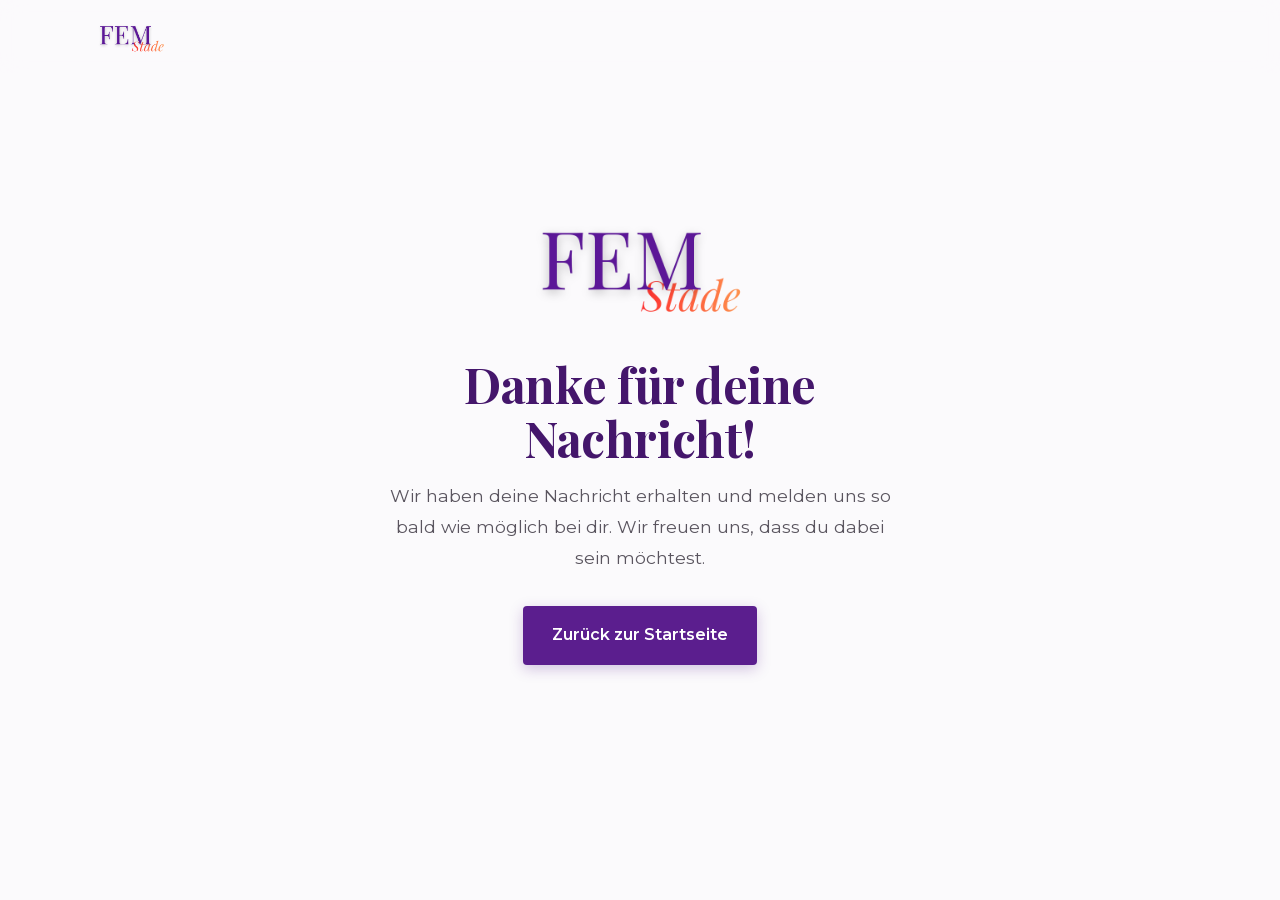
<file: danke/index.html>
<!DOCTYPE html>
<html lang="de">
<head>
  <meta charset="UTF-8">
  <meta name="viewport" content="width=device-width, initial-scale=1.0">
  <title>Danke! · FEM Stade</title>
  <meta name="robots" content="noindex">
  <link rel="icon" type="image/png" href="../FEMStade_Logo.png">
  <link rel="stylesheet" href="../fonts/fonts.css">
  <link rel="stylesheet" href="../style.css">
  <style>
    .danke {
      min-height: 80vh;
      display: flex;
      align-items: center;
      justify-content: center;
      text-align: center;
      padding: clamp(3rem, 8vw, 6rem) var(--gutter);
    }
    .danke__inner { max-width: 520px; }
    .danke__logo {
      width: clamp(160px, 40%, 260px);
      height: auto;
      margin: 0 auto 2rem;
    }
    .danke__title {
      font-family: var(--ff-head);
      font-size: clamp(2rem, 5vw, 3rem);
      font-weight: 700;
      color: var(--violet-deep);
      margin-bottom: 1rem;
    }
    .danke__text {
      font-size: 1.1rem;
      color: var(--text-soft);
      line-height: 1.75;
      margin-bottom: 2rem;
    }
  </style>
</head>
<body>
  <a class="skip-link" href="../#main">Zum Inhalt springen</a>

  <header class="site-header" id="siteHeader">
    <div class="container site-header__inner">
      <a href="../" class="site-header__brand" aria-label="FEM Stade zur Startseite">
        <img src="../Bilder_WebsiteFEMStade/FEMStade_Logo.webp" alt="FEM Stade" class="site-header__logo">
      </a>
    </div>
  </header>

  <main id="main">
    <section class="danke">
      <div class="danke__inner">
        <img src="../Bilder_WebsiteFEMStade/FEMStade_Logo.webp" alt="FEM Stade" class="danke__logo">
        <h1 class="danke__title">Danke für deine Nachricht!</h1>
        <p class="danke__text">Wir haben deine Nachricht erhalten und melden uns so bald wie möglich bei dir. Wir freuen uns, dass du dabei sein möchtest.</p>
        <a href="../" class="btn btn--primary">Zurück zur Startseite</a>
      </div>
    </section>
  </main>

  <script src="../main.js"></script>
</body>
</html>
</file>
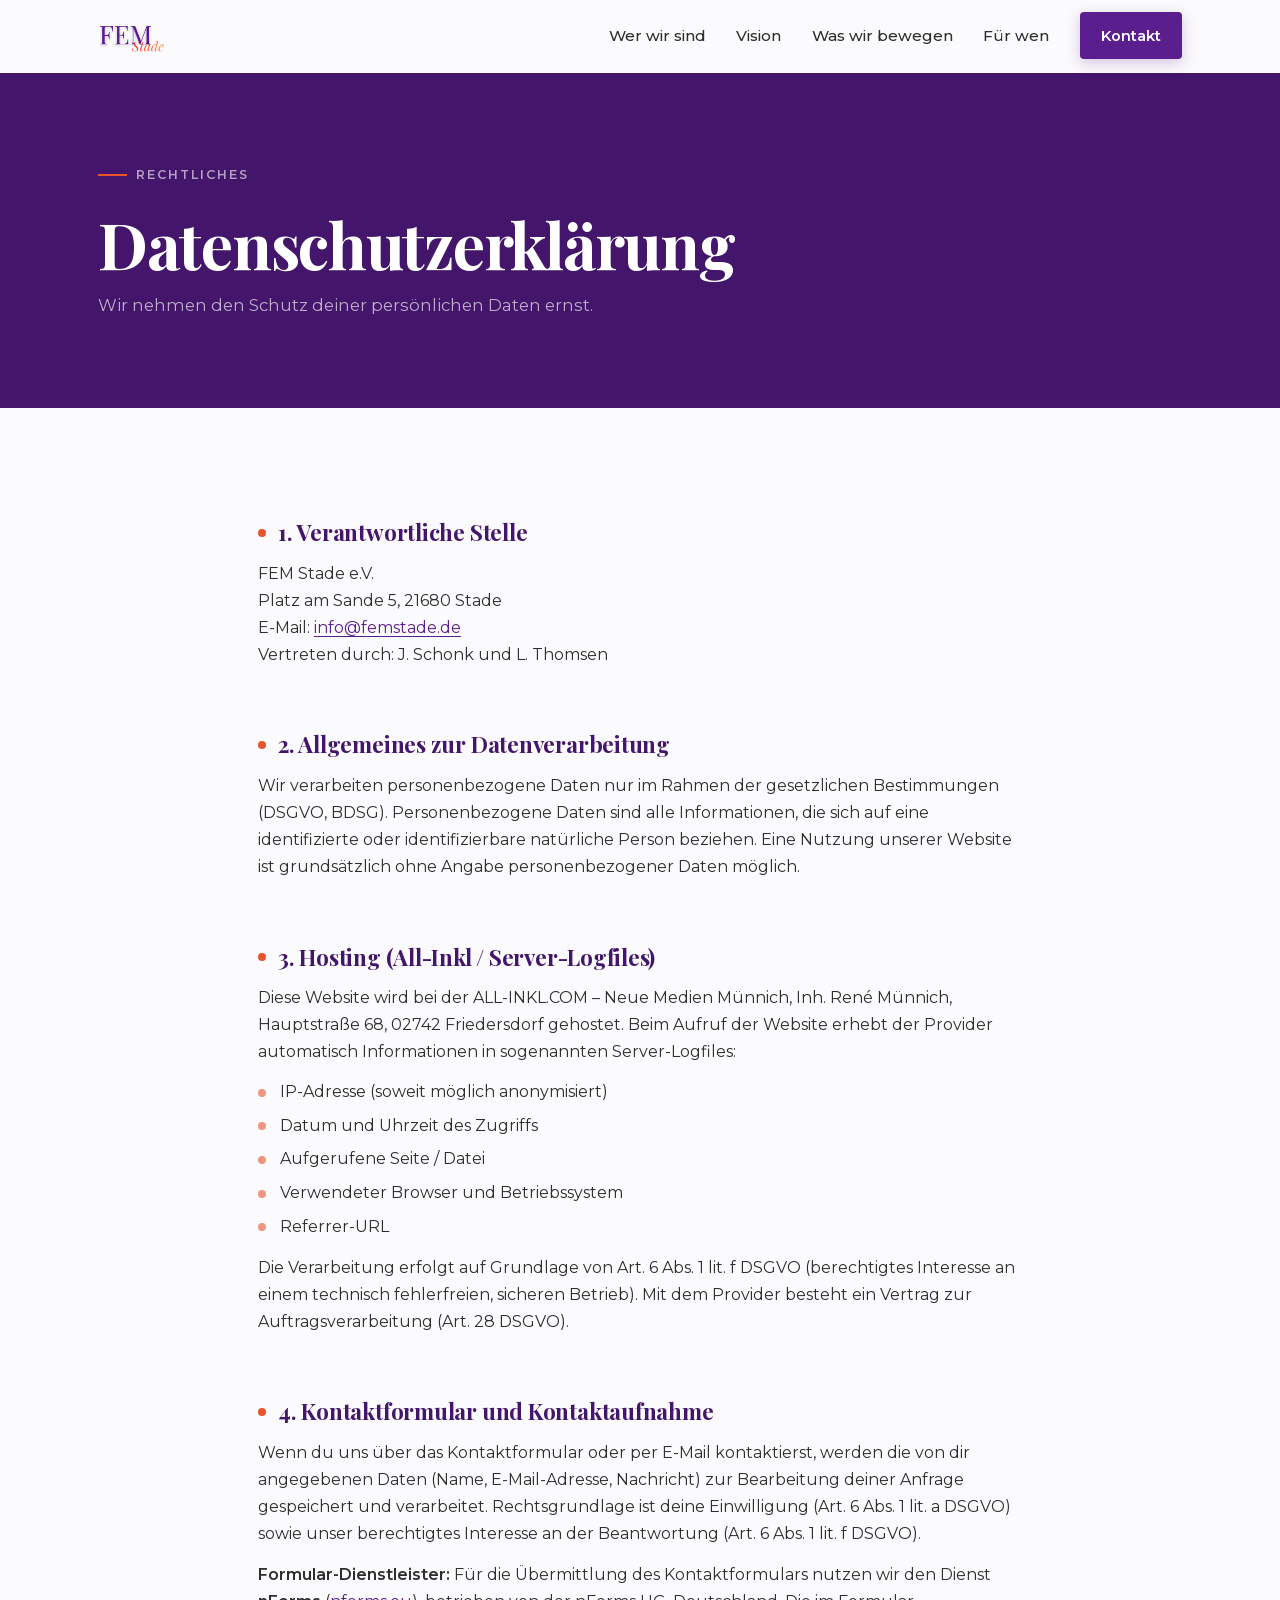
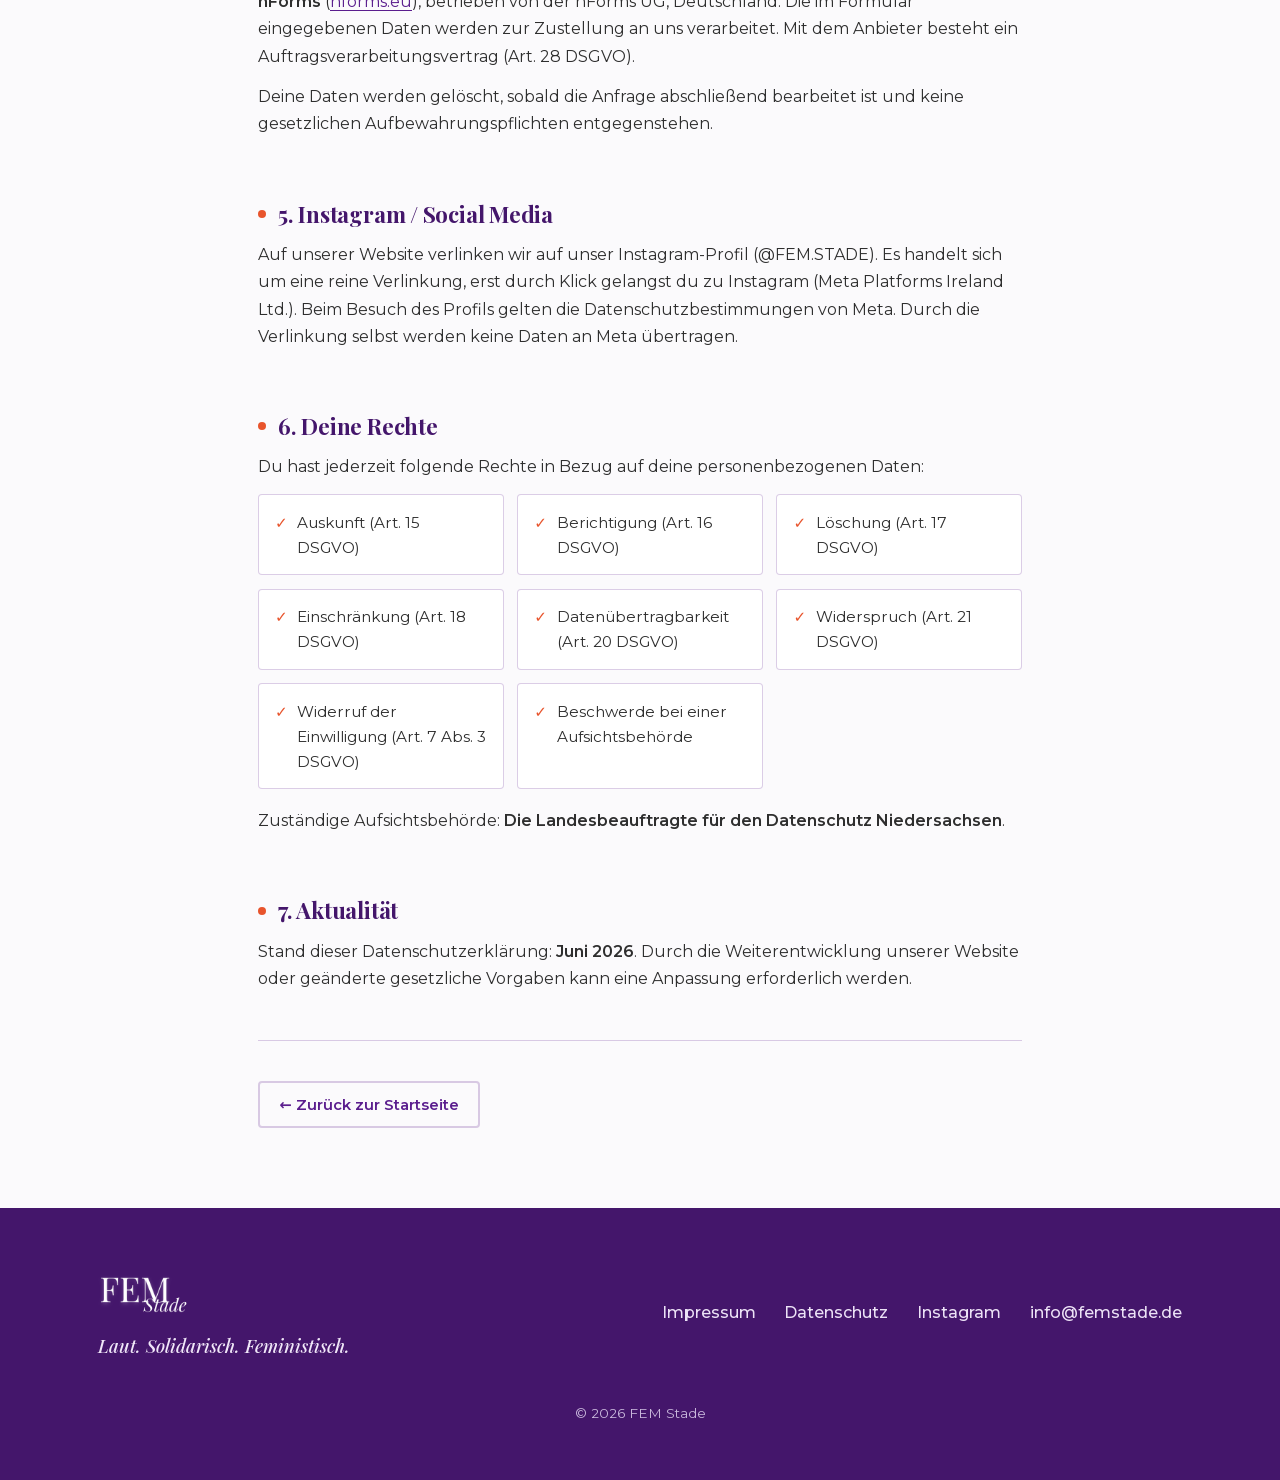
<file: datenschutz/index.html>
<!DOCTYPE html>
<html lang="de">
<head>
  <meta charset="UTF-8">
  <meta name="viewport" content="width=device-width, initial-scale=1.0">
  <title>Datenschutzerklärung · FEM Stade</title>
  <meta name="description" content="Datenschutzerklärung des Vereins FEM Stade e.V.">
  <meta name="robots" content="noindex">
  <link rel="icon" type="image/png" href="../Bilder_WebsiteFEMStade/FEMStade_Logo.png">
  <link rel="stylesheet" href="../fonts/fonts.css">
  <link rel="stylesheet" href="../style.css">
  <style>
    .page-hero {
      background: var(--violet-deep);
      padding-block: clamp(3rem, 7vw, 5.5rem);
      color: #fff;
    }
    .page-hero .kicker { color: rgba(255,255,255,.6); }
    .page-hero .kicker::before { background: var(--coral); }
    .page-hero__title {
      font-family: var(--ff-head);
      font-size: clamp(2.4rem, 6vw, 4rem);
      font-weight: 700;
      color: #fff;
      margin-top: .5rem;
      letter-spacing: -.02em;
    }
    .page-hero__sub {
      margin-top: .8rem;
      color: rgba(255,255,255,.65);
      font-size: 1.05rem;
      max-width: 55ch;
    }

    .legal-body {
      padding-block: clamp(3rem, 7vw, 5rem);
    }
    .legal-body .container {
      max-width: 860px;
    }
    .legal-section {
      padding-block: 2rem;
    }
    .legal-section h2 {
      font-size: clamp(1.15rem, 2.5vw, 1.4rem);
      color: var(--violet-deep);
      margin-bottom: .9rem;
      display: flex;
      align-items: center;
      gap: .75rem;
    }
    .legal-section h2::before {
      content: "";
      display: inline-block;
      width: .5rem;
      height: .5rem;
      border-radius: 50%;
      background: var(--coral);
      flex-shrink: 0;
    }
    .legal-section p { max-width: 72ch; margin-bottom: .85rem; line-height: 1.7; }
    .legal-section p:last-child { margin-bottom: 0; }
    .legal-section a { color: var(--violet); text-decoration: underline; text-underline-offset: 3px; }
    .legal-section a:hover { color: var(--coral); }
    .legal-section ul {
      list-style: none;
      padding: 0;
      margin: .5rem 0 .85rem;
      max-width: 72ch;
    }
    .legal-section ul li {
      padding-left: 1.4rem;
      margin-bottom: .45rem;
      position: relative;
      line-height: 1.65;
    }
    .legal-section ul li::before {
      content: "";
      position: absolute;
      left: 0;
      top: .6em;
      width: .5rem;
      height: .5rem;
      border-radius: 50%;
      background: var(--coral);
      opacity: .6;
    }

    .legal-note {
      background: var(--violet-soft);
      border-left: 4px solid var(--coral);
      padding: 1.1rem 1.4rem;
      border-radius: var(--radius);
      font-size: .93rem;
      color: var(--text-soft);
      margin-bottom: 2.5rem;
    }
    .legal-note mark {
      background: #ffedb3;
      padding: 0 .2em;
      border-radius: 2px;
    }

    .rights-grid {
      display: grid;
      grid-template-columns: repeat(auto-fit, minmax(200px, 1fr));
      gap: .85rem;
      margin-top: .75rem;
    }
    .rights-grid__item {
      background: var(--white);
      border: 1px solid var(--border);
      border-radius: var(--radius);
      padding: .9rem 1rem;
      font-size: .95rem;
      display: flex;
      align-items: flex-start;
      gap: .6rem;
    }
    .rights-grid__item::before {
      content: "✓";
      color: var(--coral);
      font-weight: 700;
      flex-shrink: 0;
    }

    .legal-back {
      padding-top: 2.5rem;
      border-top: 1px solid var(--border);
      margin-top: 1rem;
    }
  </style>
</head>
<body>
  <a class="skip-link" href="../#main">Zum Inhalt springen</a>

  <header class="site-header" id="siteHeader">
    <div class="container site-header__inner">
      <a href="../" class="site-header__brand" aria-label="FEM Stade zur Startseite">
        <img src="../Bilder_WebsiteFEMStade/FEMStade_Logo.png" alt="FEM Stade" class="site-header__logo">
      </a>
      <nav class="nav" aria-label="Navigation">
        <button class="nav__toggle" id="navToggle" aria-expanded="false" aria-controls="navMenu" aria-label="Menü öffnen">
          <span></span><span></span><span></span>
        </button>
        <ul class="nav__menu" id="navMenu">
          <li><a href="../#wer-wir-sind">Wer wir sind</a></li>
          <li><a href="../#vision">Vision</a></li>
          <li><a href="../#projekte">Was wir bewegen</a></li>
          <li><a href="../#fuer-wen">Für wen</a></li>
          <li><a href="../#kontakt" class="btn btn--primary btn--sm">Kontakt</a></li>
        </ul>
      </nav>
    </div>
  </header>

  <main id="main">

    <!-- Page Hero -->
    <section class="page-hero">
      <div class="container">
        <span class="kicker">Rechtliches</span>
        <h1 class="page-hero__title">Datenschutz&shy;erklärung</h1>
        <p class="page-hero__sub">Wir nehmen den Schutz deiner persönlichen Daten ernst.</p>
      </div>
    </section>

    <!-- Inhalt -->
    <div class="legal-body">
      <div class="container">

        <div class="legal-section">
          <h2>1. Verantwortliche Stelle</h2>
          <p>
            FEM Stade e.V.<br>
            Platz am Sande 5, 21680 Stade<br>
            E-Mail: <a href="mailto:info@femstade.de">info@femstade.de</a><br>
            Vertreten durch: J. Schonk und L. Thomsen
          </p>
        </div>

        <div class="legal-section">
          <h2>2. Allgemeines zur Datenverarbeitung</h2>
          <p>Wir verarbeiten personenbezogene Daten nur im Rahmen der gesetzlichen Bestimmungen (DSGVO, BDSG). Personenbezogene Daten sind alle Informationen, die sich auf eine identifizierte oder identifizierbare natürliche Person beziehen. Eine Nutzung unserer Website ist grundsätzlich ohne Angabe personenbezogener Daten möglich.</p>
        </div>

        <div class="legal-section">
          <h2>3. Hosting (All-Inkl / Server-Logfiles)</h2>
          <p>Diese Website wird bei der ALL-INKL.COM – Neue Medien Münnich, Inh. René Münnich, Hauptstraße 68, 02742 Friedersdorf gehostet. Beim Aufruf der Website erhebt der Provider automatisch Informationen in sogenannten Server-Logfiles:</p>
          <ul>
            <li>IP-Adresse (soweit möglich anonymisiert)</li>
            <li>Datum und Uhrzeit des Zugriffs</li>
            <li>Aufgerufene Seite / Datei</li>
            <li>Verwendeter Browser und Betriebssystem</li>
            <li>Referrer-URL</li>
          </ul>
          <p>Die Verarbeitung erfolgt auf Grundlage von Art. 6 Abs. 1 lit. f DSGVO (berechtigtes Interesse an einem technisch fehlerfreien, sicheren Betrieb). Mit dem Provider besteht ein Vertrag zur Auftragsverarbeitung (Art. 28 DSGVO).</p>
        </div>

        <div class="legal-section">
          <h2>4. Kontaktformular und Kontaktaufnahme</h2>
          <p>Wenn du uns über das Kontaktformular oder per E-Mail kontaktierst, werden die von dir angegebenen Daten (Name, E-Mail-Adresse, Nachricht) zur Bearbeitung deiner Anfrage gespeichert und verarbeitet. Rechtsgrundlage ist deine Einwilligung (Art. 6 Abs. 1 lit. a DSGVO) sowie unser berechtigtes Interesse an der Beantwortung (Art. 6 Abs. 1 lit. f DSGVO).</p>
          <p><strong>Formular-Dienstleister:</strong> Für die Übermittlung des Kontaktformulars nutzen wir den Dienst <strong>nForms</strong> (<a href="https://nforms.eu" target="_blank" rel="noopener">nforms.eu</a>), betrieben von der nForms UG, Deutschland. Die im Formular eingegebenen Daten werden zur Zustellung an uns verarbeitet. Mit dem Anbieter besteht ein Auftragsverarbeitungsvertrag (Art. 28 DSGVO).</p>
          <p>Deine Daten werden gelöscht, sobald die Anfrage abschließend bearbeitet ist und keine gesetzlichen Aufbewahrungspflichten entgegenstehen.</p>
        </div>

        <div class="legal-section">
          <h2>5. Instagram / Social Media</h2>
          <p>Auf unserer Website verlinken wir auf unser Instagram-Profil (@FEM.STADE). Es handelt sich um eine reine Verlinkung, erst durch Klick gelangst du zu Instagram (Meta Platforms Ireland Ltd.). Beim Besuch des Profils gelten die Datenschutzbestimmungen von Meta. Durch die Verlinkung selbst werden keine Daten an Meta übertragen.</p>
        </div>

        <div class="legal-section">
          <h2>6. Deine Rechte</h2>
          <p>Du hast jederzeit folgende Rechte in Bezug auf deine personenbezogenen Daten:</p>
          <div class="rights-grid">
            <div class="rights-grid__item">Auskunft (Art. 15 DSGVO)</div>
            <div class="rights-grid__item">Berichtigung (Art. 16 DSGVO)</div>
            <div class="rights-grid__item">Löschung (Art. 17 DSGVO)</div>
            <div class="rights-grid__item">Einschränkung (Art. 18 DSGVO)</div>
            <div class="rights-grid__item">Datenübertragbarkeit (Art. 20 DSGVO)</div>
            <div class="rights-grid__item">Widerspruch (Art. 21 DSGVO)</div>
            <div class="rights-grid__item">Widerruf der Einwilligung (Art. 7 Abs. 3 DSGVO)</div>
            <div class="rights-grid__item">Beschwerde bei einer Aufsichtsbehörde</div>
          </div>
          <p style="margin-top:1.1rem">Zuständige Aufsichtsbehörde: <strong>Die Landesbeauftragte für den Datenschutz Niedersachsen</strong>.</p>
        </div>

        <div class="legal-section">
          <h2>7. Aktualität</h2>
          <p>Stand dieser Datenschutzerklärung: <strong>Juni 2026</strong>. Durch die Weiterentwicklung unserer Website oder geänderte gesetzliche Vorgaben kann eine Anpassung erforderlich werden.</p>
        </div>

        <div class="legal-back">
          <a href="../" class="btn btn--ghost btn--sm">← Zurück zur Startseite</a>
        </div>

      </div>
    </div>

  </main>

  <footer class="site-footer">
    <div class="container site-footer__inner">
      <div class="site-footer__brand">
        <img src="../Bilder_WebsiteFEMStade/FEMStade_Logo.png" alt="FEM Stade" class="site-footer__logo">
        <p class="site-footer__claim">Laut. Solidarisch. Feministisch.</p>
      </div>
      <nav class="site-footer__nav" aria-label="Rechtliches und Social">
        <a href="../impressum/">Impressum</a>
        <a href="../datenschutz/">Datenschutz</a>
        <a href="https://instagram.com/fem.stade" target="_blank" rel="noopener">Instagram</a>
        <a href="mailto:info@femstade.de">info@femstade.de</a>
      </nav>
    </div>
    <p class="site-footer__copy">© <span id="year">2026</span> FEM Stade</p>
  </footer>

  <script src="../main.js"></script>
</body>
</html>
</file>
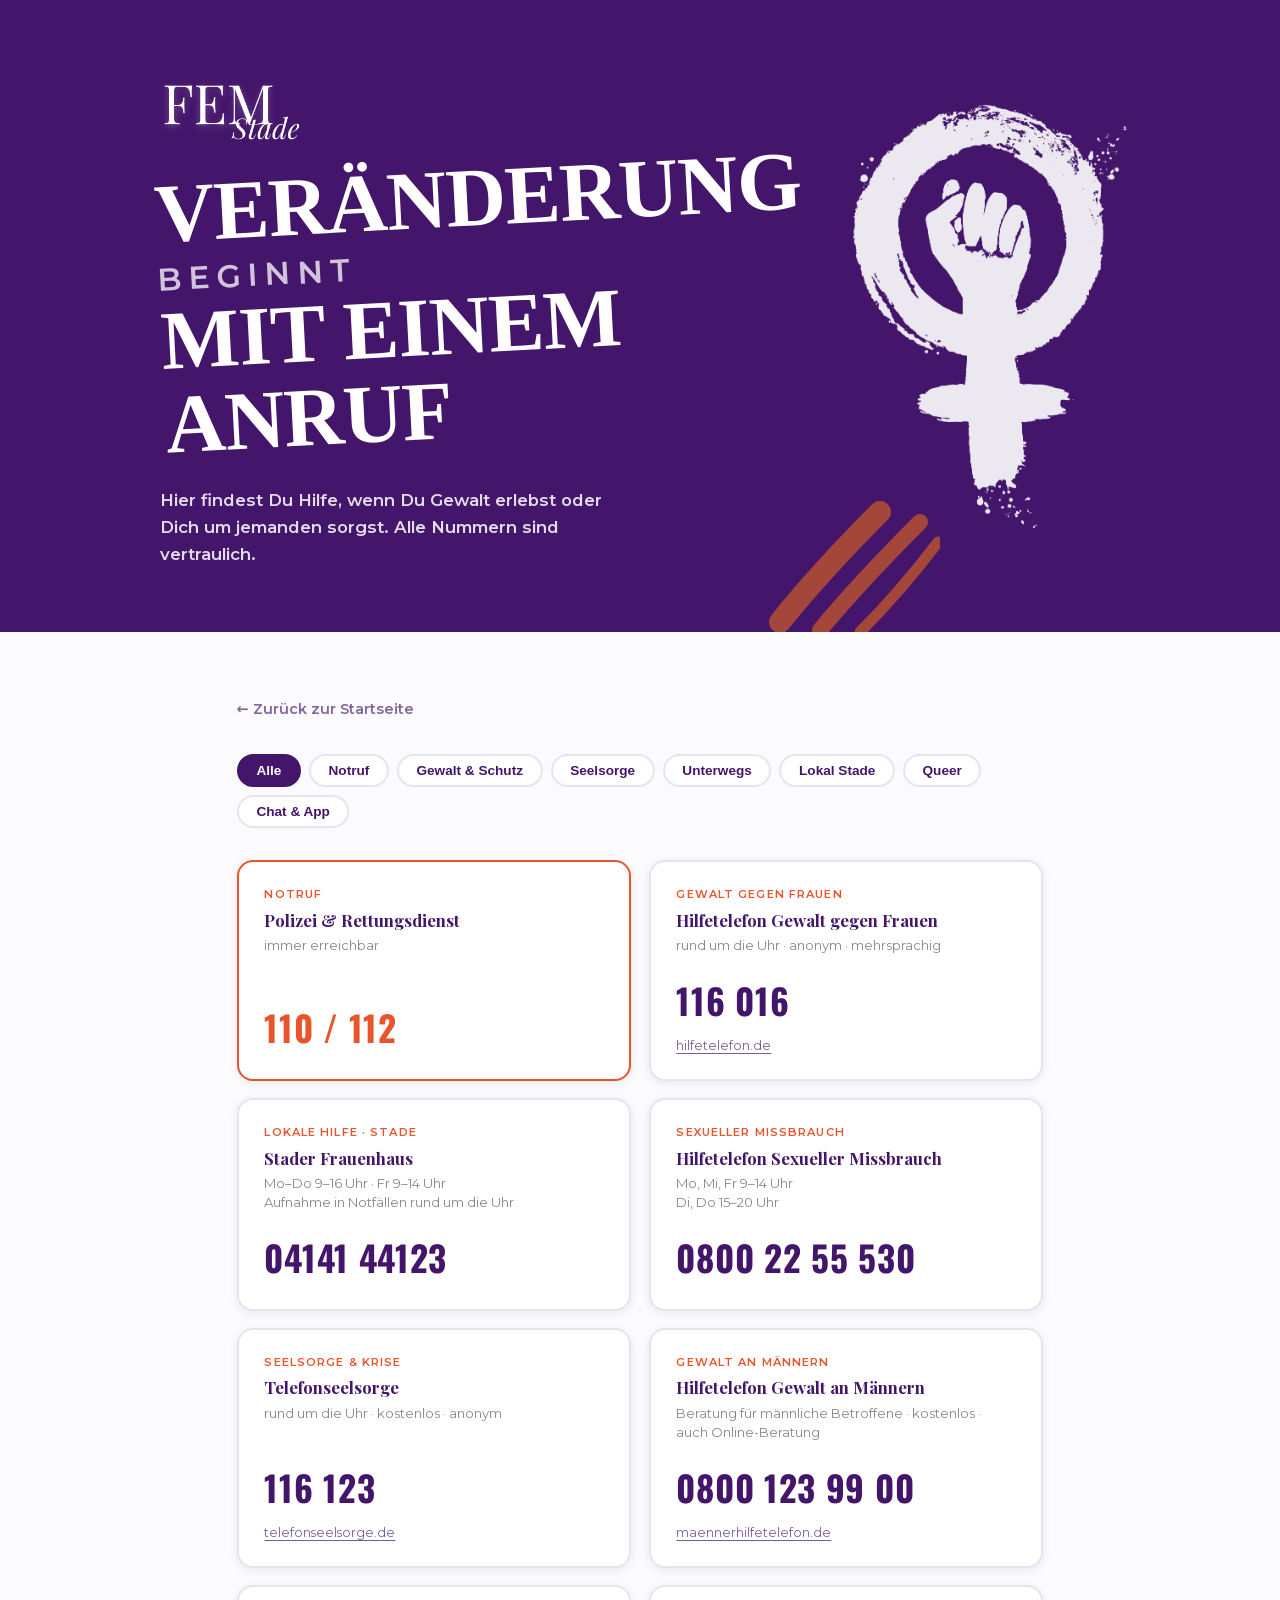
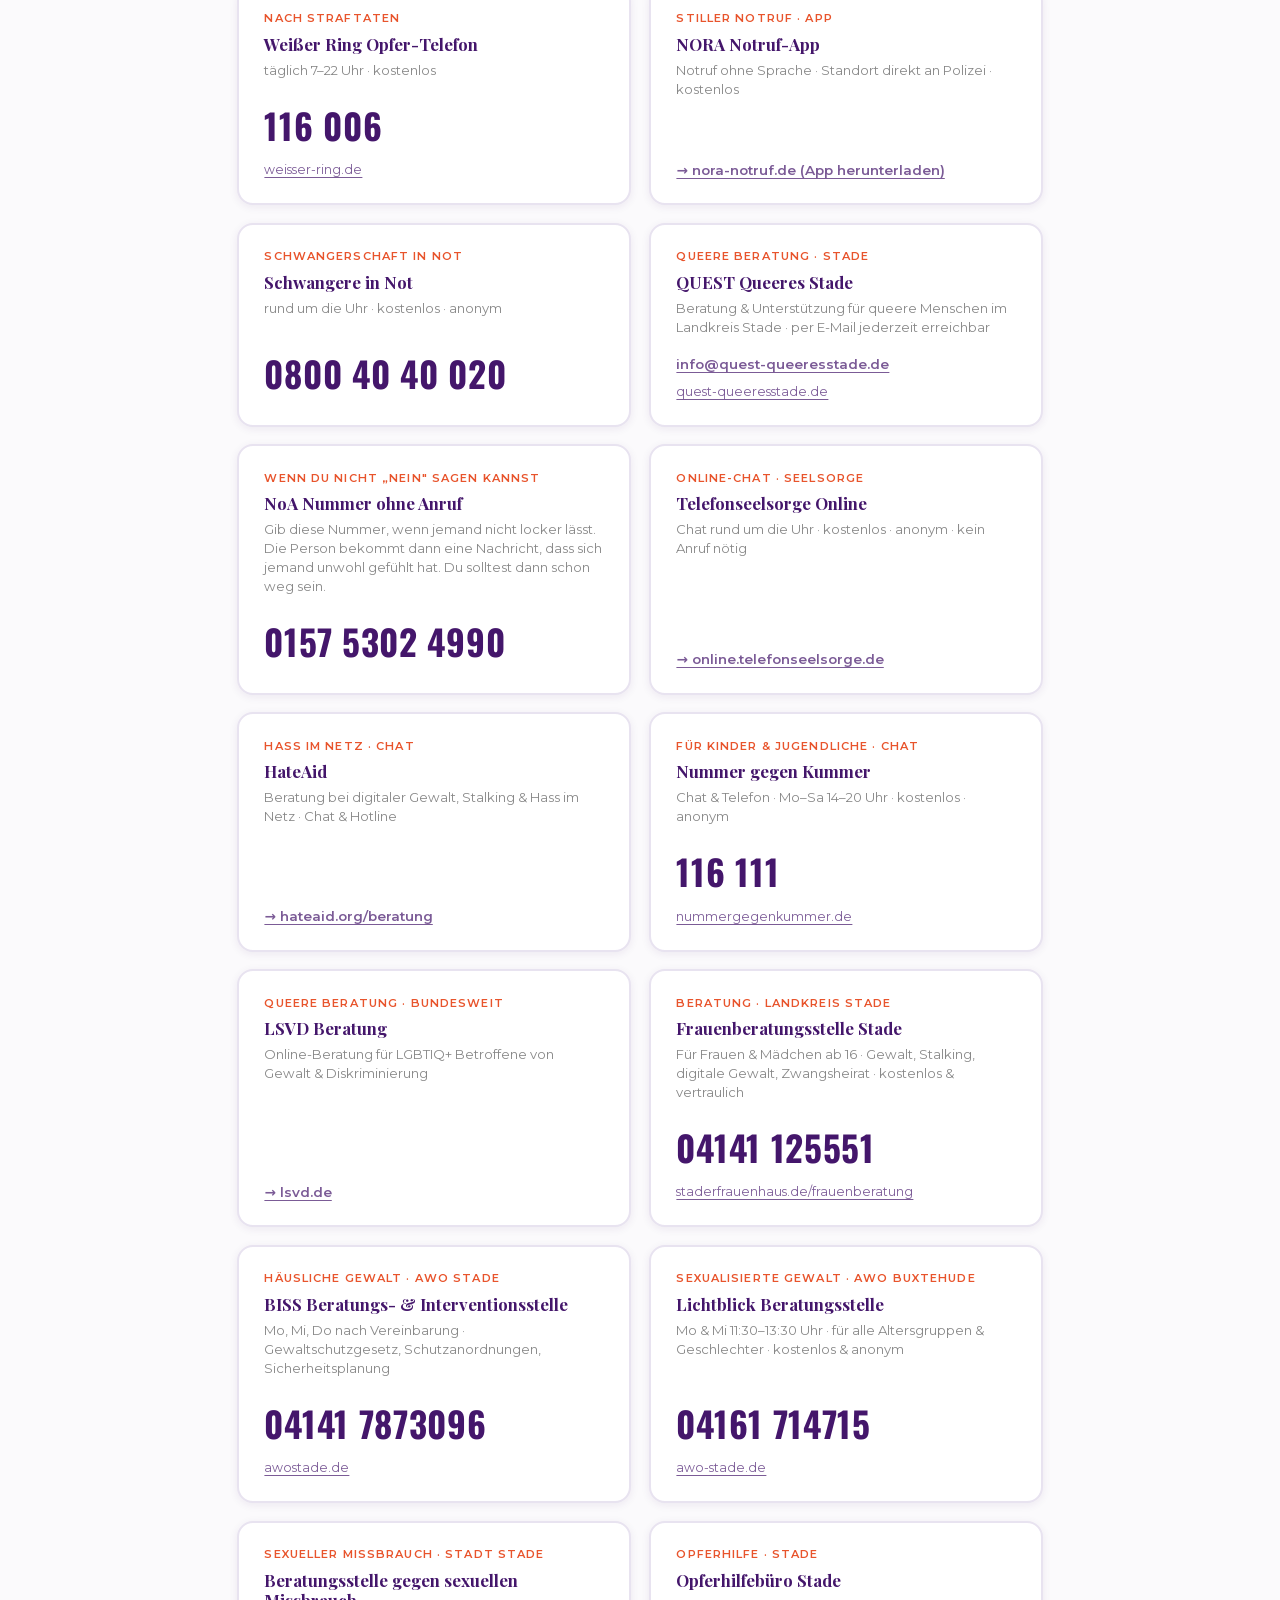
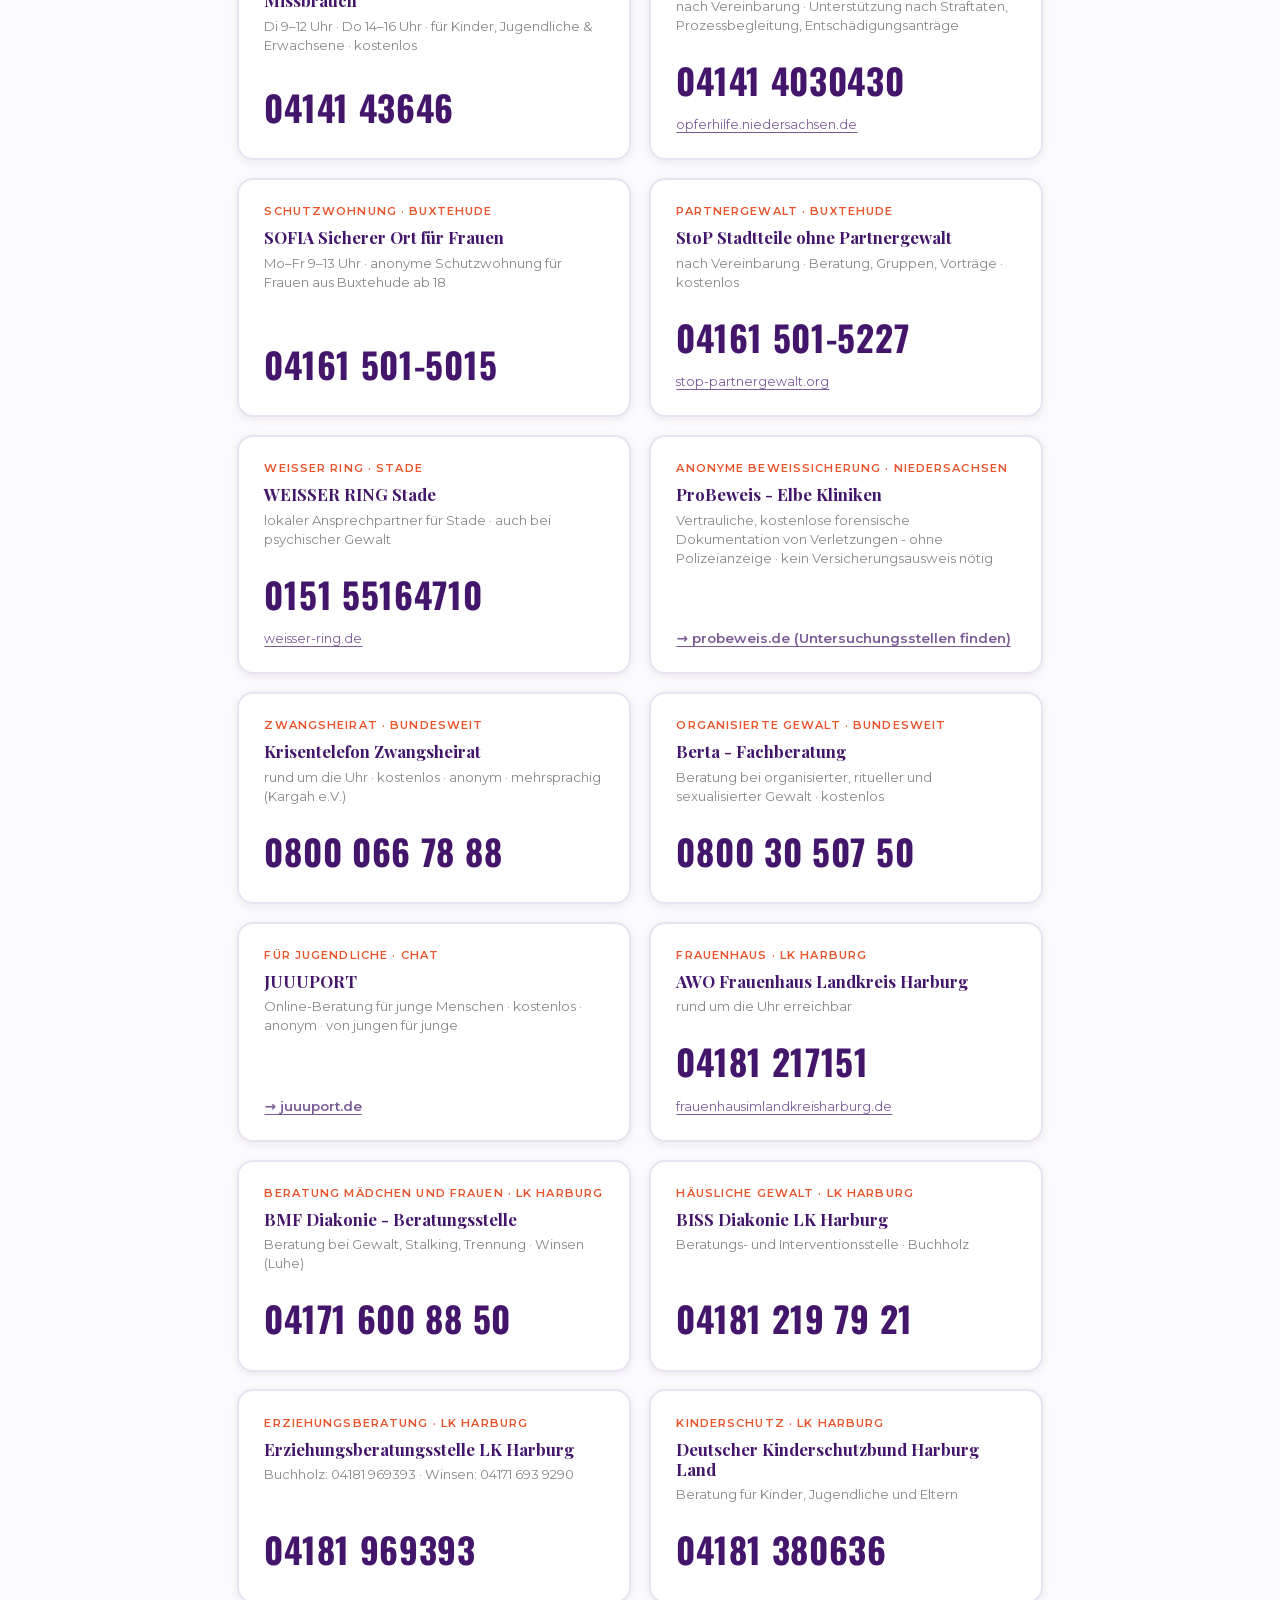
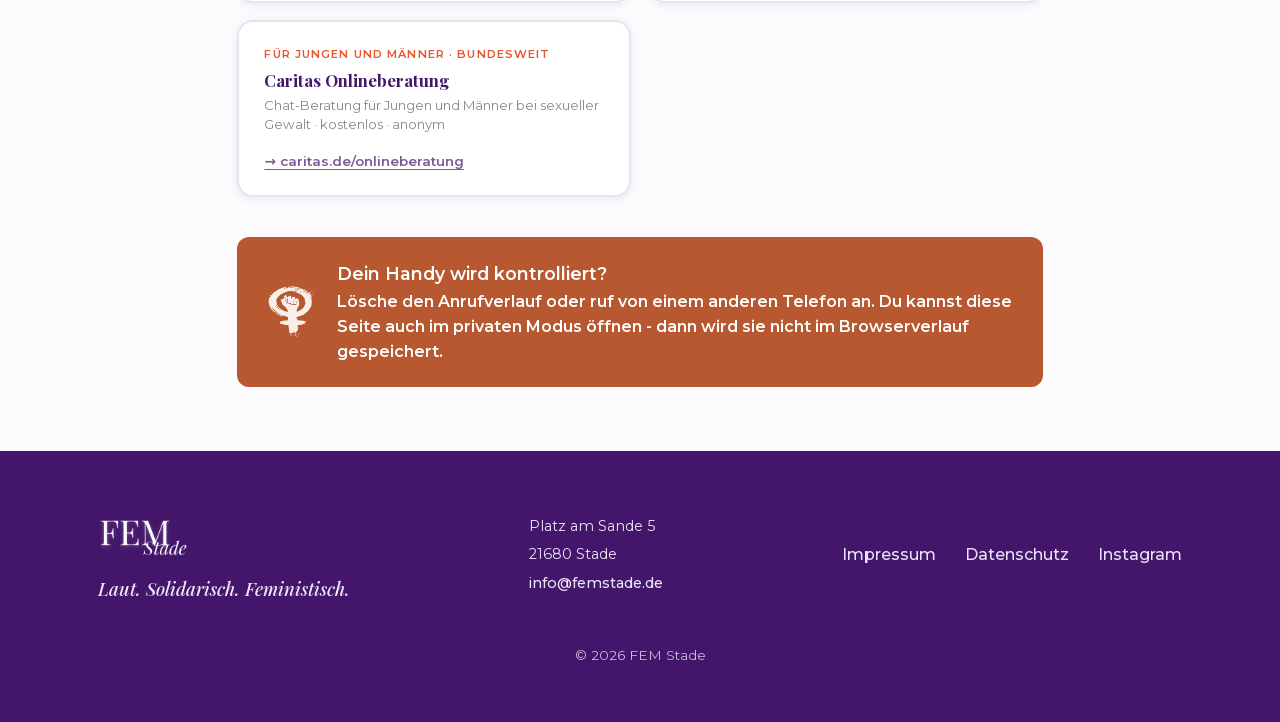
<file: hilfe/index.html>
<!DOCTYPE html>
<html lang="de">
<head>
  <meta charset="UTF-8">
  <meta name="viewport" content="width=device-width, initial-scale=1.0">
  <title>Du bist nicht allein · FEM Stade</title>
  <meta name="description" content="Hilfetelefone und Krisenkontakte für Frauen in Stade und bundesweit. Kostenlos, anonym, rund um die Uhr.">
  <link rel="icon" type="image/png" href="../Bilder_WebsiteFEMStade/FEMStade_Logo.webp">
  <link rel="stylesheet" href="../fonts/fonts.css">
  <link rel="stylesheet" href="../style.css">
  <link href="https://fonts.googleapis.com/css2?family=Oswald:wght@700&display=swap" rel="stylesheet">
  <style>
    /* ---- HERO ---- */
    .hilfe-hero {
      background: var(--violet-deep);
      padding: clamp(2.5rem, 5vw, 4rem) clamp(1.5rem, 6vw, 5rem);
      position: relative;
      overflow: hidden;
    }
    .hilfe-hero__inner {
      max-width: 960px;
      margin: 0 auto;
      display: flex;
      align-items: center;
      gap: 2rem;
      min-height: 42vh;
    }
    .hilfe-hero__content { flex: 1; position: relative; z-index: 2; }

    .hilfe-hero__logo {
      width: clamp(130px, 22%, 200px);
      height: auto;
      display: block;
      margin-bottom: 1.5rem;
      filter: brightness(0) invert(1);
    }
    .hilfe-hero__title {
      font-family: 'Times New Roman', Times, Georgia, serif;
      font-size: clamp(2.6rem, 7vw, 5.2rem);
      font-weight: 700;
      color: #fff;
      line-height: 1.0;
      margin-bottom: 1.25rem;
      text-transform: uppercase;
      letter-spacing: -0.01em;
      transform: rotate(-3deg);
      transform-origin: left center;
      display: inline-block;
    }
    .hilfe-hero__title-mid {
      display: block;
      font-size: 0.38em;
      font-family: 'Montserrat', sans-serif;
      font-weight: 600;
      letter-spacing: 0.22em;
      text-transform: uppercase;
      opacity: 0.75;
      margin: 0.25em 0 0.15em;
    }
    .hilfe-hero__sub {
      color: rgba(255,255,255,0.85);
      font-size: clamp(0.95rem, 1.8vw, 1.05rem);
      font-weight: 600;
      max-width: 480px;
      line-height: 1.6;
    }

    .hilfe-hero__symbol {
      flex: 0 0 auto;
      width: clamp(160px, 25vw, 300px);
      opacity: 0.9;
      position: relative;
      z-index: 1;
      filter: brightness(0) invert(1);
    }

    .hilfe-hero__strokes {
      position: absolute;
      bottom: 0;
      right: clamp(260px, 28vw, 340px);
      width: clamp(100px, 16vw, 180px);
      height: auto;
      z-index: 0;
      opacity: 0.75;
    }

    @media (max-width: 680px) {
      .hilfe-hero__inner { flex-direction: column; text-align: center; min-height: auto; }
      .hilfe-hero__logo { margin-inline: auto; }
      .hilfe-hero__sub { margin-inline: auto; }
      .hilfe-hero__symbol { width: clamp(100px, 40vw, 160px); order: -1; }
      .hilfe-hero__strokes { display: none; }
    }

    /* ---- SECTION ---- */
    .hilfe-section {
      padding: clamp(2.5rem, 5vw, 4rem) clamp(1.5rem, 6vw, 5rem);
      max-width: 960px;
      margin: 0 auto;
    }

    .hilfe-back {
      display: inline-flex;
      align-items: center;
      gap: 0.4rem;
      color: var(--violet-deep);
      font-weight: 600;
      font-size: 0.9rem;
      text-decoration: none;
      margin-bottom: 2rem;
      opacity: 0.65;
      transition: opacity 0.2s;
    }
    .hilfe-back:hover { opacity: 1; }

    /* ---- FILTER ---- */
    .filter-bar {
      display: flex;
      flex-wrap: wrap;
      gap: 0.5rem;
      margin-bottom: 2rem;
    }
    .filter-btn {
      padding: 0.45rem 1.1rem;
      border-radius: 2rem;
      border: 2px solid #e8e3f0;
      background: #fff;
      color: var(--violet-deep);
      font-size: 0.85rem;
      font-weight: 600;
      cursor: pointer;
      transition: background 0.15s, border-color 0.15s, color 0.15s;
    }
    .filter-btn:hover { border-color: var(--violet-deep); }
    .filter-btn.active {
      background: var(--violet-deep);
      border-color: var(--violet-deep);
      color: #fff;
    }
    .filter-btn[data-filter="notruf"].active { background: var(--coral); border-color: var(--coral); }

    /* ---- CARDS ---- */
    .cards {
      display: grid;
      grid-template-columns: repeat(auto-fill, minmax(260px, 1fr));
      gap: 1.1rem;
    }

    .card {
      background: #fff;
      border: 2px solid #e8e3f0;
      border-radius: 1rem;
      padding: 1.4rem 1.6rem;
      display: flex;
      flex-direction: column;
      gap: 0.4rem;
      transition: transform 0.2s ease, box-shadow 0.2s ease, border-color 0.2s ease, opacity 0.2s ease;
    }
    .card:hover {
      transform: translateY(-5px);
      box-shadow: 0 14px 36px rgba(68,22,107,0.16);
      border-color: var(--violet-deep);
    }
    .card--emergency { border-color: var(--coral); }
    .card--emergency:hover { border-color: var(--coral); box-shadow: 0 14px 36px rgba(200,60,30,0.14); }
    .card.hidden { display: none; }

    .card__label {
      font-size: 0.7rem;
      font-weight: 800;
      letter-spacing: 0.1em;
      text-transform: uppercase;
      color: var(--coral);
    }
    .card__name {
      font-family: var(--ff-head);
      font-size: 1.05rem;
      font-weight: 700;
      color: var(--violet-deep);
      line-height: 1.2;
    }
    .card__hours {
      font-size: 0.82rem;
      color: #888;
      line-height: 1.45;
    }
    .card__number {
      font-family: 'Oswald', var(--ff-head), sans-serif;
      font-size: clamp(1.6rem, 3.5vw, 2.2rem);
      font-weight: 700;
      color: var(--violet-deep);
      margin-top: auto;
      padding-top: 0.6rem;
      text-decoration: none;
      letter-spacing: 0.02em;
    }
    .card--emergency .card__number { color: var(--coral); }
    .card__number:hover { text-decoration: underline; text-underline-offset: 4px; }
    .card__link {
      font-size: 0.78rem;
      color: var(--violet-deep);
      text-decoration: underline;
      text-underline-offset: 3px;
      opacity: 0.7;
    }
    .card__link:hover { opacity: 1; }
    .card__link--app {
      font-size: 0.85rem;
      font-weight: 600;
      margin-top: auto;
      padding-top: 0.6rem;
    }

    /* ---- NOTICE ---- */
    .hilfe-notice {
      margin-top: 2.5rem;
      background: #b85830;
      color: #fff;
      border-radius: 0.75rem;
      padding: 1.4rem 1.8rem;
      display: flex;
      gap: 1.2rem;
      align-items: center;
    }
    .hilfe-notice__icon {
      flex-shrink: 0;
      width: 52px;
      height: 52px;
      opacity: 0.9;
      filter: brightness(0) invert(1);
    }
    .hilfe-notice__text {
      font-size: 1rem;
      font-weight: 700;
      line-height: 1.55;
    }
    .hilfe-notice__text strong {
      display: block;
      font-size: 1.1rem;
      margin-bottom: 0.2rem;
    }

    @media (max-width: 600px) {
      .cards { grid-template-columns: 1fr; }
      .hilfe-notice { flex-direction: column; }
    }
  </style>
</head>
<body>

  <div class="hilfe-hero">
    <div class="hilfe-hero__inner">
    <div class="hilfe-hero__content">
      <a href="../">
        <img src="../Bilder_WebsiteFEMStade/FEMStade_Logo.webp" alt="FEM Stade" class="hilfe-hero__logo">
      </a>
      <h1 class="hilfe-hero__title">
        Veränderung
        <span class="hilfe-hero__title-mid">beginnt</span>
        mit einem Anruf
      </h1>
      <p class="hilfe-hero__sub">Hier findest Du Hilfe, wenn Du Gewalt erlebst oder Dich um jemanden sorgst. Alle Nummern sind vertraulich.</p>
    </div>

    <svg class="hilfe-hero__strokes" aria-hidden="true" xmlns="http://www.w3.org/2000/svg" viewBox="0 0 180 140" fill="none">
      <path d="M20 130 Q60 80 120 20" stroke="#c4572a" stroke-width="22" stroke-linecap="round"/>
      <path d="M60 138 Q100 90 160 30" stroke="#c4572a" stroke-width="16" stroke-linecap="round"/>
      <path d="M100 140 Q140 100 178 50" stroke="#c4572a" stroke-width="11" stroke-linecap="round"/>
    </svg>

    <img class="hilfe-hero__symbol" src="venus-faust.webp" alt="" aria-hidden="true">
    </div>
  </div>

  <section class="hilfe-section">
    <a href="../" class="hilfe-back">← Zurück zur Startseite</a>

    <div class="filter-bar" role="group" aria-label="Kategorie filtern">
      <button class="filter-btn active" data-filter="alle">Alle</button>
      <button class="filter-btn" data-filter="notruf">Notruf</button>
      <button class="filter-btn" data-filter="gewalt">Gewalt &amp; Schutz</button>
      <button class="filter-btn" data-filter="seelsorge">Seelsorge</button>
      <button class="filter-btn" data-filter="unterwegs">Unterwegs</button>
      <button class="filter-btn" data-filter="lokal">Lokal Stade</button>
      <button class="filter-btn" data-filter="queer">Queer</button>
      <button class="filter-btn" data-filter="chat">Chat &amp; App</button>
    </div>

    <div class="cards">

      <div class="card card--emergency" data-category="notruf gewalt">
        <span class="card__label">Notruf</span>
        <span class="card__name">Polizei &amp; Rettungsdienst</span>
        <span class="card__hours">immer erreichbar</span>
        <a class="card__number" href="tel:110">110 / 112</a>
      </div>

      <div class="card" data-category="gewalt">
        <span class="card__label">Gewalt gegen Frauen</span>
        <span class="card__name">Hilfetelefon Gewalt gegen Frauen</span>
        <span class="card__hours">rund um die Uhr · anonym · mehrsprachig</span>
        <a class="card__number" href="tel:116016">116 016</a>
        <a class="card__link" href="https://www.hilfetelefon.de" target="_blank" rel="noopener">hilfetelefon.de</a>
      </div>

      <div class="card" data-category="lokal gewalt">
        <span class="card__label">Lokale Hilfe · Stade</span>
        <span class="card__name">Stader Frauenhaus</span>
        <span class="card__hours">Mo–Do 9–16 Uhr · Fr 9–14 Uhr<br>Aufnahme in Notfällen rund um die Uhr</span>
        <a class="card__number" href="tel:0414144123">04141 44123</a>
      </div>

      <div class="card" data-category="gewalt">
        <span class="card__label">Sexueller Missbrauch</span>
        <span class="card__name">Hilfetelefon Sexueller Missbrauch</span>
        <span class="card__hours">Mo, Mi, Fr 9–14 Uhr<br>Di, Do 15–20 Uhr</span>
        <a class="card__number" href="tel:080022555530">0800 22 55 530</a>
      </div>

      <div class="card" data-category="seelsorge">
        <span class="card__label">Seelsorge &amp; Krise</span>
        <span class="card__name">Telefonseelsorge</span>
        <span class="card__hours">rund um die Uhr · kostenlos · anonym</span>
        <a class="card__number" href="tel:116123">116 123</a>
        <a class="card__link" href="https://www.telefonseelsorge.de" target="_blank" rel="noopener">telefonseelsorge.de</a>
      </div>

      <div class="card" data-category="gewalt seelsorge">
        <span class="card__label">Gewalt an Männern</span>
        <span class="card__name">Hilfetelefon Gewalt an Männern</span>
        <span class="card__hours">Beratung für männliche Betroffene · kostenlos · auch Online-Beratung</span>
        <a class="card__number" href="tel:0800123990">0800 123 99 00</a>
        <a class="card__link" href="https://www.maennerhilfetelefon.de" target="_blank" rel="noopener">maennerhilfetelefon.de</a>
      </div>

      <div class="card" data-category="gewalt">
        <span class="card__label">Nach Straftaten</span>
        <span class="card__name">Weißer Ring Opfer-Telefon</span>
        <span class="card__hours">täglich 7–22 Uhr · kostenlos</span>
        <a class="card__number" href="tel:116006">116 006</a>
        <a class="card__link" href="https://www.weisser-ring.de" target="_blank" rel="noopener">weisser-ring.de</a>
      </div>


      <div class="card" data-category="notruf unterwegs chat">
        <span class="card__label">Stiller Notruf · App</span>
        <span class="card__name">NORA Notruf-App</span>
        <span class="card__hours">Notruf ohne Sprache · Standort direkt an Polizei · kostenlos</span>
        <a class="card__link card__link--app" href="https://www.nora-notruf.de" target="_blank" rel="noopener">→ nora-notruf.de (App herunterladen)</a>
      </div>

      <div class="card" data-category="gewalt seelsorge">
        <span class="card__label">Schwangerschaft in Not</span>
        <span class="card__name">Schwangere in Not</span>
        <span class="card__hours">rund um die Uhr · kostenlos · anonym</span>
        <a class="card__number" href="tel:080040400020">0800 40 40 020</a>
      </div>

      <div class="card" data-category="lokal queer chat">
        <span class="card__label">Queere Beratung · Stade</span>
        <span class="card__name">QUEST Queeres Stade</span>
        <span class="card__hours">Beratung &amp; Unterstützung für queere Menschen im Landkreis Stade · per E-Mail jederzeit erreichbar</span>
        <a class="card__link card__link--app" href="mailto:info@quest-queeresstade.de">info@quest-queeresstade.de</a>
        <a class="card__link" href="https://quest-queeresstade.de/" target="_blank" rel="noopener">quest-queeresstade.de</a>
      </div>

      <div class="card" data-category="unterwegs">
        <span class="card__label">Wenn du nicht „Nein" sagen kannst</span>
        <span class="card__name">NoA Nummer ohne Anruf</span>
        <span class="card__hours">Gib diese Nummer, wenn jemand nicht locker lässt. Die Person bekommt dann eine Nachricht, dass sich jemand unwohl gefühlt hat. Du solltest dann schon weg sein.</span>
        <a class="card__number" href="tel:015753024990">0157 5302 4990</a>
      </div>

      <div class="card" data-category="seelsorge chat queer">
        <span class="card__label">Online-Chat · Seelsorge</span>
        <span class="card__name">Telefonseelsorge Online</span>
        <span class="card__hours">Chat rund um die Uhr · kostenlos · anonym · kein Anruf nötig</span>
        <a class="card__link card__link--app" href="https://online.telefonseelsorge.de" target="_blank" rel="noopener">→ online.telefonseelsorge.de</a>
      </div>

      <div class="card" data-category="gewalt chat queer">
        <span class="card__label">Hass im Netz · Chat</span>
        <span class="card__name">HateAid</span>
        <span class="card__hours">Beratung bei digitaler Gewalt, Stalking &amp; Hass im Netz · Chat &amp; Hotline</span>
        <a class="card__link card__link--app" href="https://hateaid.org/beratung/" target="_blank" rel="noopener">→ hateaid.org/beratung</a>
      </div>

      <div class="card" data-category="seelsorge chat queer">
        <span class="card__label">Für Kinder &amp; Jugendliche · Chat</span>
        <span class="card__name">Nummer gegen Kummer</span>
        <span class="card__hours">Chat &amp; Telefon · Mo–Sa 14–20 Uhr · kostenlos · anonym</span>
        <a class="card__number" href="tel:116111">116 111</a>
        <a class="card__link" href="https://www.nummergegenkummer.de" target="_blank" rel="noopener">nummergegenkummer.de</a>
      </div>

      <div class="card" data-category="queer chat">
        <span class="card__label">Queere Beratung · bundesweit</span>
        <span class="card__name">LSVD Beratung</span>
        <span class="card__hours">Online-Beratung für LGBTIQ+ Betroffene von Gewalt &amp; Diskriminierung</span>
        <a class="card__link card__link--app" href="https://www.lsvd.de" target="_blank" rel="noopener">→ lsvd.de</a>
      </div>

      <div class="card" data-category="lokal gewalt">
        <span class="card__label">Beratung · Landkreis Stade</span>
        <span class="card__name">Frauenberatungsstelle Stade</span>
        <span class="card__hours">Für Frauen &amp; Mädchen ab 16 · Gewalt, Stalking, digitale Gewalt, Zwangsheirat · kostenlos &amp; vertraulich</span>
        <a class="card__number" href="tel:04141125551">04141 125551</a>
        <a class="card__link" href="https://www.staderfrauenhaus.de/frauenberatung" target="_blank" rel="noopener">staderfrauenhaus.de/frauenberatung</a>
      </div>

      <div class="card" data-category="lokal gewalt">
        <span class="card__label">Häusliche Gewalt · AWO Stade</span>
        <span class="card__name">BISS Beratungs- &amp; Interventionsstelle</span>
        <span class="card__hours">Mo, Mi, Do nach Vereinbarung · Gewaltschutzgesetz, Schutzanordnungen, Sicherheitsplanung</span>
        <a class="card__number" href="tel:041417873096">04141 7873096</a>
        <a class="card__link" href="https://www.awostade.de" target="_blank" rel="noopener">awostade.de</a>
      </div>

      <div class="card" data-category="lokal gewalt">
        <span class="card__label">Sexualisierte Gewalt · AWO Buxtehude</span>
        <span class="card__name">Lichtblick Beratungsstelle</span>
        <span class="card__hours">Mo &amp; Mi 11:30–13:30 Uhr · für alle Altersgruppen &amp; Geschlechter · kostenlos &amp; anonym</span>
        <a class="card__number" href="tel:04161714715">04161 714715</a>
        <a class="card__link" href="https://www.awo-stade.de" target="_blank" rel="noopener">awo-stade.de</a>
      </div>

      <div class="card" data-category="lokal gewalt">
        <span class="card__label">Sexueller Missbrauch · Stadt Stade</span>
        <span class="card__name">Beratungsstelle gegen sexuellen Missbrauch</span>
        <span class="card__hours">Di 9–12 Uhr · Do 14–16 Uhr · für Kinder, Jugendliche &amp; Erwachsene · kostenlos</span>
        <a class="card__number" href="tel:0414143646">04141 43646</a>
      </div>

      <div class="card" data-category="lokal gewalt">
        <span class="card__label">Opferhilfe · Stade</span>
        <span class="card__name">Opferhilfebüro Stade</span>
        <span class="card__hours">nach Vereinbarung · Unterstützung nach Straftaten, Prozessbegleitung, Entschädigungsanträge</span>
        <a class="card__number" href="tel:041414030430">04141 4030430</a>
        <a class="card__link" href="https://www.opferhilfe.niedersachsen.de" target="_blank" rel="noopener">opferhilfe.niedersachsen.de</a>
      </div>

      <div class="card" data-category="lokal gewalt">
        <span class="card__label">Schutzwohnung · Buxtehude</span>
        <span class="card__name">SOFIA Sicherer Ort für Frauen</span>
        <span class="card__hours">Mo–Fr 9–13 Uhr · anonyme Schutzwohnung für Frauen aus Buxtehude ab 18</span>
        <a class="card__number" href="tel:041615015015">04161 501-5015</a>
      </div>

      <div class="card" data-category="lokal gewalt">
        <span class="card__label">Partnergewalt · Buxtehude</span>
        <span class="card__name">StoP Stadtteile ohne Partnergewalt</span>
        <span class="card__hours">nach Vereinbarung · Beratung, Gruppen, Vorträge · kostenlos</span>
        <a class="card__number" href="tel:041615015227">04161 501-5227</a>
        <a class="card__link" href="https://www.stop-partnergewalt.org/standorte/buxtehude/" target="_blank" rel="noopener">stop-partnergewalt.org</a>
      </div>

      <div class="card" data-category="lokal gewalt">
        <span class="card__label">Weißer Ring · Stade</span>
        <span class="card__name">WEISSER RING Stade</span>
        <span class="card__hours">lokaler Ansprechpartner für Stade · auch bei psychischer Gewalt</span>
        <a class="card__number" href="tel:015155164710">0151 55164710</a>
        <a class="card__link" href="https://www.weisser-ring.de" target="_blank" rel="noopener">weisser-ring.de</a>
      </div>

      <div class="card" data-category="lokal gewalt">
        <span class="card__label">Anonyme Beweissicherung · Niedersachsen</span>
        <span class="card__name">ProBeweis - Elbe Kliniken</span>
        <span class="card__hours">Vertrauliche, kostenlose forensische Dokumentation von Verletzungen - ohne Polizeianzeige · kein Versicherungsausweis nötig</span>
        <a class="card__link card__link--app" href="https://www.probeweis.de" target="_blank" rel="noopener">→ probeweis.de (Untersuchungsstellen finden)</a>
      </div>

      <div class="card" data-category="gewalt">
        <span class="card__label">Zwangsheirat · bundesweit</span>
        <span class="card__name">Krisentelefon Zwangsheirat</span>
        <span class="card__hours">rund um die Uhr · kostenlos · anonym · mehrsprachig (Kargah e.V.)</span>
        <a class="card__number" href="tel:0800066788">0800 066 78 88</a>
      </div>

      <div class="card" data-category="gewalt seelsorge">
        <span class="card__label">Organisierte Gewalt · bundesweit</span>
        <span class="card__name">Berta - Fachberatung</span>
        <span class="card__hours">Beratung bei organisierter, ritueller und sexualisierter Gewalt · kostenlos</span>
        <a class="card__number" href="tel:0800305075">0800 30 507 50</a>
      </div>

      <div class="card" data-category="seelsorge chat">
        <span class="card__label">Für Jugendliche · Chat</span>
        <span class="card__name">JUUUPORT</span>
        <span class="card__hours">Online-Beratung für junge Menschen · kostenlos · anonym · von jungen für junge</span>
        <a class="card__link card__link--app" href="https://www.juuuport.de" target="_blank" rel="noopener">→ juuuport.de</a>
      </div>

      <div class="card" data-category="lokal gewalt">
        <span class="card__label">Frauenhaus · LK Harburg</span>
        <span class="card__name">AWO Frauenhaus Landkreis Harburg</span>
        <span class="card__hours">rund um die Uhr erreichbar</span>
        <a class="card__number" href="tel:04181217151">04181 217151</a>
        <a class="card__link" href="https://www.frauenhausimlandkreisharburg.de" target="_blank" rel="noopener">frauenhausimlandkreisharburg.de</a>
      </div>

      <div class="card" data-category="lokal gewalt">
        <span class="card__label">Beratung Mädchen und Frauen · LK Harburg</span>
        <span class="card__name">BMF Diakonie - Beratungsstelle</span>
        <span class="card__hours">Beratung bei Gewalt, Stalking, Trennung · Winsen (Luhe)</span>
        <a class="card__number" href="tel:041716008850">04171 600 88 50</a>
      </div>

      <div class="card" data-category="lokal gewalt">
        <span class="card__label">Häusliche Gewalt · LK Harburg</span>
        <span class="card__name">BISS Diakonie LK Harburg</span>
        <span class="card__hours">Beratungs- und Interventionsstelle · Buchholz</span>
        <a class="card__number" href="tel:041812197921">04181 219 79 21</a>
      </div>

      <div class="card" data-category="lokal seelsorge">
        <span class="card__label">Erziehungsberatung · LK Harburg</span>
        <span class="card__name">Erziehungsberatungsstelle LK Harburg</span>
        <span class="card__hours">Buchholz: 04181 969393 · Winsen: 04171 693 9290</span>
        <a class="card__number" href="tel:04181969393">04181 969393</a>
      </div>

      <div class="card" data-category="lokal seelsorge">
        <span class="card__label">Kinderschutz · LK Harburg</span>
        <span class="card__name">Deutscher Kinderschutzbund Harburg Land</span>
        <span class="card__hours">Beratung für Kinder, Jugendliche und Eltern</span>
        <a class="card__number" href="tel:04181380636">04181 380636</a>
      </div>

      <div class="card" data-category="gewalt chat">
        <span class="card__label">Für Jungen und Männer · bundesweit</span>
        <span class="card__name">Caritas Onlineberatung</span>
        <span class="card__hours">Chat-Beratung für Jungen und Männer bei sexueller Gewalt · kostenlos · anonym</span>
        <a class="card__link card__link--app" href="https://www.caritas.de/onlineberatung" target="_blank" rel="noopener">→ caritas.de/onlineberatung</a>
      </div>

    </div>

    <div class="hilfe-notice">
      <img class="hilfe-notice__icon" src="venus-faust.webp" alt="" aria-hidden="true">
      <p class="hilfe-notice__text">
        <strong>Dein Handy wird kontrolliert?</strong>
        Lösche den Anrufverlauf oder ruf von einem anderen Telefon an. Du kannst diese Seite auch im privaten Modus öffnen - dann wird sie nicht im Browserverlauf gespeichert.
      </p>
    </div>
  </section>

  <footer class="site-footer">
    <div class="container site-footer__inner">
      <div class="site-footer__brand">
        <img src="../Bilder_WebsiteFEMStade/FEMStade_Logo.webp" alt="FEM Stade" class="site-footer__logo">
        <p class="site-footer__claim">Laut. Solidarisch. Feministisch.</p>
      </div>
      <address class="site-footer__address">
        <span>Platz am Sande 5</span>
        <span>21680 Stade</span>
        <a href="mailto:info@femstade.de">info@femstade.de</a>
      </address>
      <nav class="site-footer__nav" aria-label="Rechtliches und Social">
        <a href="../impressum/">Impressum</a>
        <a href="../datenschutz/">Datenschutz</a>
        <a href="https://instagram.com/fem.stade" target="_blank" rel="noopener">Instagram</a>
      </nav>
    </div>
    <p class="site-footer__copy">© <span id="year"></span> FEM Stade</p>
  </footer>

  <script>
    var y = document.getElementById("year");
    if (y) y.textContent = String(new Date().getFullYear());

    var filterBtns = document.querySelectorAll('.filter-btn');
    var cards = document.querySelectorAll('.card[data-category]');

    filterBtns.forEach(function(btn) {
      btn.addEventListener('click', function() {
        var filter = btn.getAttribute('data-filter');
        filterBtns.forEach(function(b) { b.classList.remove('active'); });
        btn.classList.add('active');
        cards.forEach(function(card) {
          if (filter === 'alle') {
            card.classList.remove('hidden');
          } else {
            var cats = card.getAttribute('data-category').split(' ');
            card.classList.toggle('hidden', !cats.includes(filter));
          }
        });
      });
    });
  </script>
</body>
</html>
</file>
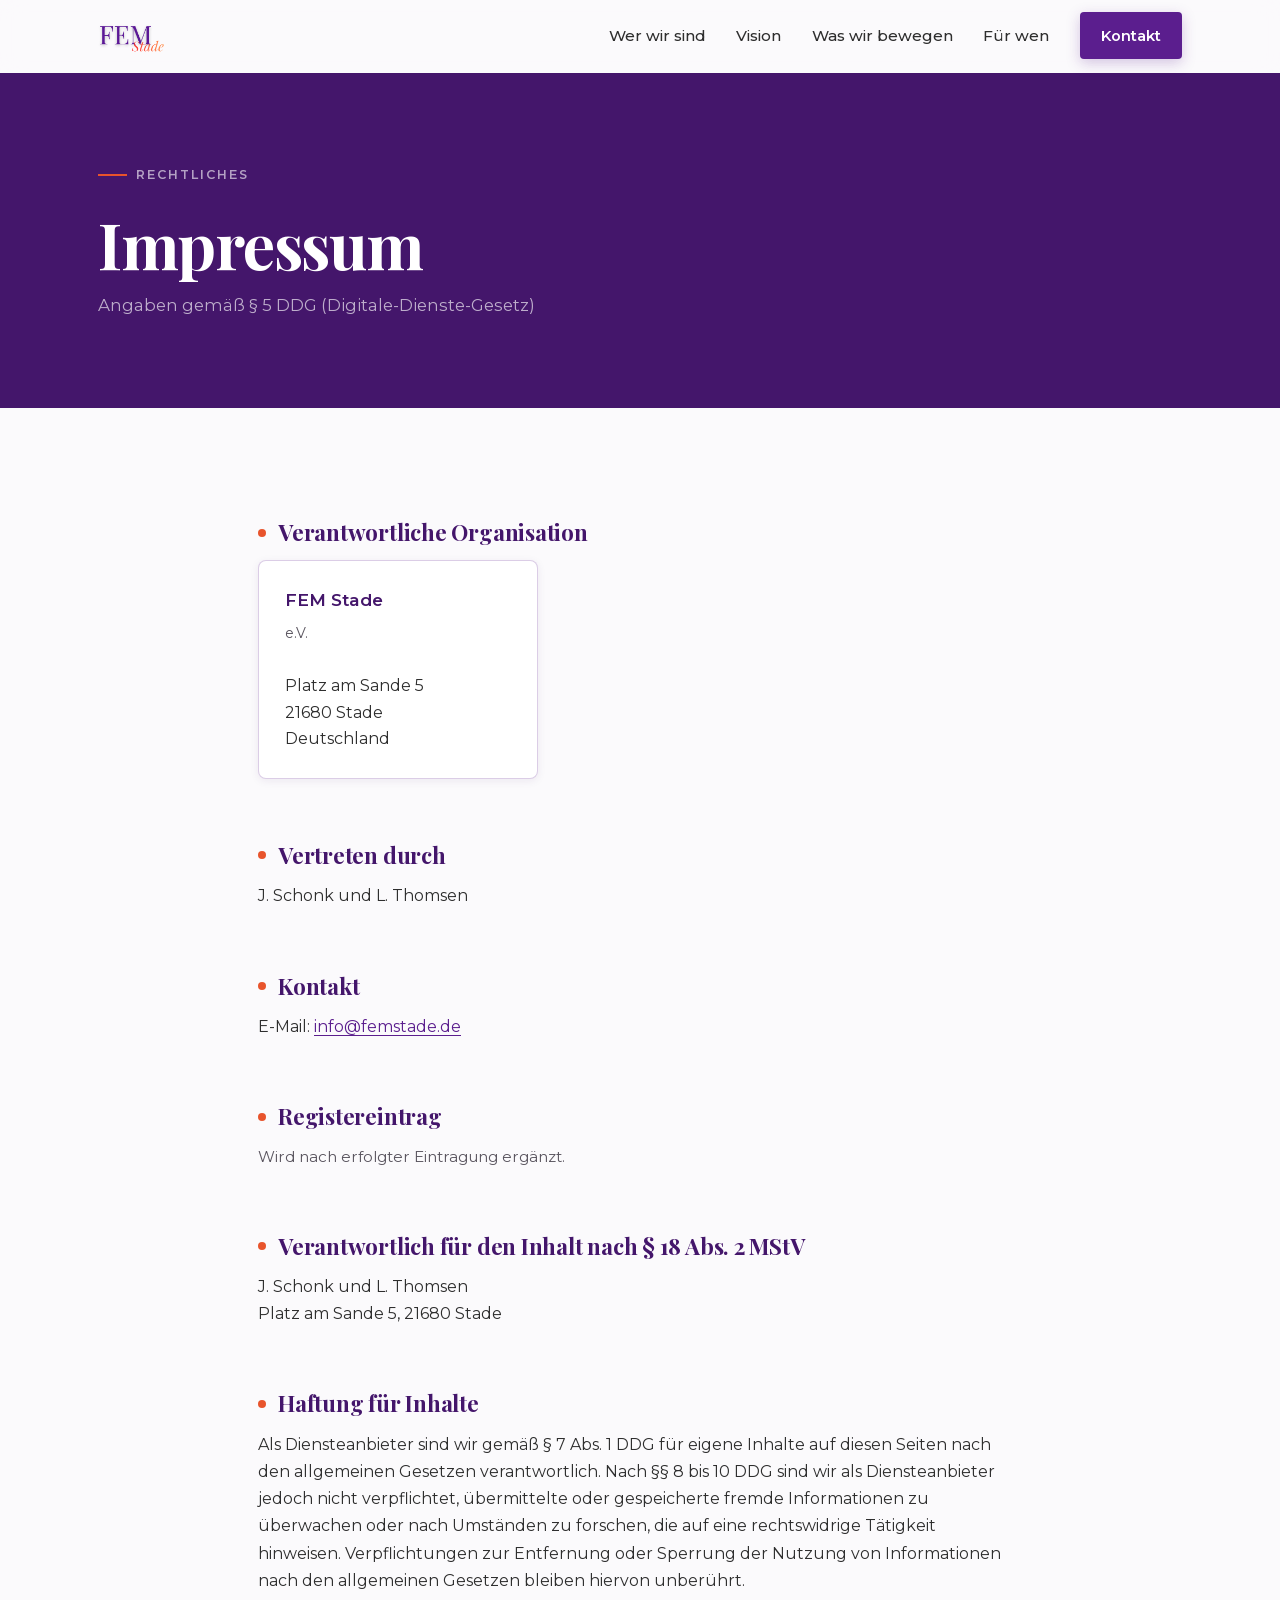
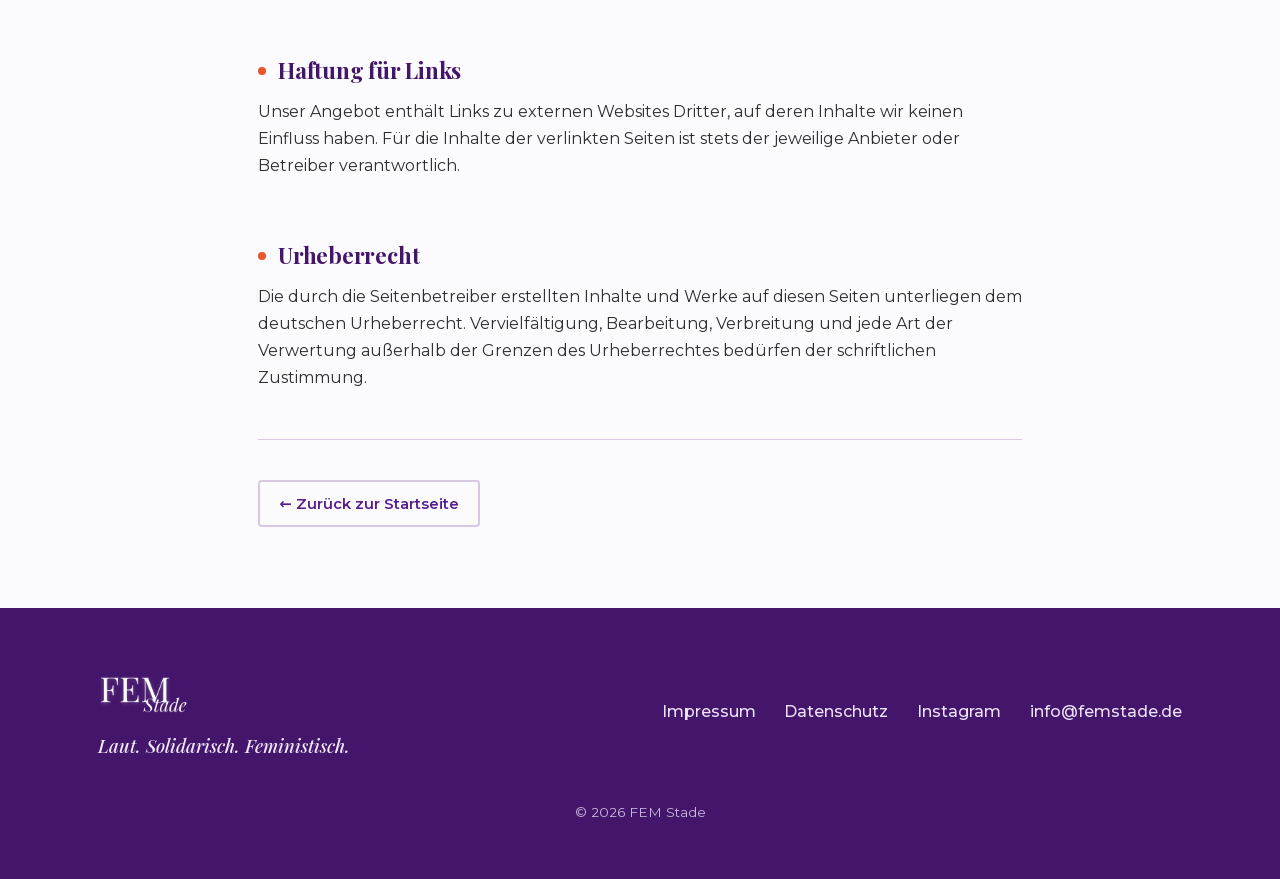
<file: impressum/index.html>
<!DOCTYPE html>
<html lang="de">
<head>
  <meta charset="UTF-8">
  <meta name="viewport" content="width=device-width, initial-scale=1.0">
  <title>Impressum · FEM Stade</title>
  <meta name="description" content="Impressum des Vereins FEM Stade e.V.">
  <meta name="robots" content="noindex">
  <link rel="icon" type="image/png" href="../Bilder_WebsiteFEMStade/FEMStade_Logo.png">
  <link rel="stylesheet" href="../fonts/fonts.css">
  <link rel="stylesheet" href="../style.css">
  <style>
    .page-hero {
      background: var(--violet-deep);
      padding-block: clamp(3rem, 7vw, 5.5rem);
      color: #fff;
    }
    .page-hero .kicker { color: rgba(255,255,255,.6); }
    .page-hero .kicker::before { background: var(--coral); }
    .page-hero__title {
      font-family: var(--ff-head);
      font-size: clamp(2.4rem, 6vw, 4rem);
      font-weight: 700;
      color: #fff;
      margin-top: .5rem;
      letter-spacing: -.02em;
    }
    .page-hero__sub {
      margin-top: .8rem;
      color: rgba(255,255,255,.65);
      font-size: 1.05rem;
      max-width: 55ch;
    }

    .legal-body {
      padding-block: clamp(3rem, 7vw, 5rem);
    }
    .legal-body .container {
      max-width: 860px;
    }
    .legal-section {
      padding-block: 2rem;
    }
    .legal-section h2 {
      font-size: clamp(1.15rem, 2.5vw, 1.4rem);
      color: var(--violet-deep);
      margin-bottom: .9rem;
      display: flex;
      align-items: center;
      gap: .75rem;
    }
    .legal-section h2::before {
      content: "";
      display: inline-block;
      width: .5rem;
      height: .5rem;
      border-radius: 50%;
      background: var(--coral);
      flex-shrink: 0;
    }
    .legal-section p { max-width: 72ch; margin-bottom: .85rem; line-height: 1.7; }
    .legal-section p:last-child { margin-bottom: 0; }
    .legal-section a { color: var(--violet); text-decoration: underline; text-underline-offset: 3px; }
    .legal-section a:hover { color: var(--coral); }

    .legal-note {
      background: var(--violet-soft);
      border-left: 4px solid var(--coral);
      padding: 1.1rem 1.4rem;
      border-radius: var(--radius);
      font-size: .93rem;
      color: var(--text-soft);
      margin-bottom: 2.5rem;
    }
    .legal-note mark {
      background: #ffedb3;
      padding: 0 .2em;
      border-radius: 2px;
      font-style: normal;
    }

    .legal-contact-card {
      background: var(--white);
      border: 1px solid var(--border);
      border-radius: var(--radius-lg);
      padding: 1.6rem;
      box-shadow: var(--shadow-sm);
      display: inline-block;
      min-width: 280px;
    }
    .legal-contact-card strong {
      display: block;
      font-size: 1.08rem;
      color: var(--violet-deep);
      margin-bottom: .35rem;
    }
    .legal-contact-card .muted { font-size: .88rem; }
    .legal-contact-card a { color: var(--violet); }

    .legal-back {
      padding-top: 2.5rem;
      border-top: 1px solid var(--border);
      margin-top: 1rem;
    }
  </style>
</head>
<body>
  <a class="skip-link" href="../#main">Zum Inhalt springen</a>

  <header class="site-header" id="siteHeader">
    <div class="container site-header__inner">
      <a href="../" class="site-header__brand" aria-label="FEM Stade zur Startseite">
        <img src="../Bilder_WebsiteFEMStade/FEMStade_Logo.png" alt="FEM Stade" class="site-header__logo">
      </a>
      <nav class="nav" aria-label="Navigation">
        <button class="nav__toggle" id="navToggle" aria-expanded="false" aria-controls="navMenu" aria-label="Menü öffnen">
          <span></span><span></span><span></span>
        </button>
        <ul class="nav__menu" id="navMenu">
          <li><a href="../#wer-wir-sind">Wer wir sind</a></li>
          <li><a href="../#vision">Vision</a></li>
          <li><a href="../#projekte">Was wir bewegen</a></li>
          <li><a href="../#fuer-wen">Für wen</a></li>
          <li><a href="../#kontakt" class="btn btn--primary btn--sm">Kontakt</a></li>
        </ul>
      </nav>
    </div>
  </header>

  <main id="main">

    <!-- Page Hero -->
    <section class="page-hero">
      <div class="container">
        <span class="kicker">Rechtliches</span>
        <h1 class="page-hero__title">Impressum</h1>
        <p class="page-hero__sub">Angaben gemäß § 5 DDG (Digitale-Dienste-Gesetz)</p>
      </div>
    </section>

    <!-- Inhalt -->
    <div class="legal-body">
      <div class="container">


        <div class="legal-section">
          <h2>Verantwortliche Organisation</h2>
          <div class="legal-contact-card">
            <strong>FEM Stade</strong>
            <span class="muted">e.V.</span>
            <br><br>
            Platz am Sande 5<br>
            21680 Stade<br>
            Deutschland
          </div>
        </div>

        <div class="legal-section">
          <h2>Vertreten durch</h2>
          <p>J. Schonk und L. Thomsen</p>
        </div>

        <div class="legal-section">
          <h2>Kontakt</h2>
          <p>
            E-Mail: <a href="mailto:info@femstade.de">info@femstade.de</a>
          </p>
        </div>

        <div class="legal-section">
          <h2>Registereintrag</h2>
          <p class="muted">Wird nach erfolgter Eintragung ergänzt.</p>
        </div>

        <div class="legal-section">
          <h2>Verantwortlich für den Inhalt nach § 18 Abs. 2 MStV</h2>
          <p>
            J. Schonk und L. Thomsen<br>
            Platz am Sande 5, 21680 Stade
          </p>
        </div>

        <div class="legal-section">
          <h2>Haftung für Inhalte</h2>
          <p>Als Diensteanbieter sind wir gemäß § 7 Abs. 1 DDG für eigene Inhalte auf diesen Seiten nach den allgemeinen Gesetzen verantwortlich. Nach §§ 8 bis 10 DDG sind wir als Diensteanbieter jedoch nicht verpflichtet, übermittelte oder gespeicherte fremde Informationen zu überwachen oder nach Umständen zu forschen, die auf eine rechtswidrige Tätigkeit hinweisen. Verpflichtungen zur Entfernung oder Sperrung der Nutzung von Informationen nach den allgemeinen Gesetzen bleiben hiervon unberührt.</p>
        </div>

        <div class="legal-section">
          <h2>Haftung für Links</h2>
          <p>Unser Angebot enthält Links zu externen Websites Dritter, auf deren Inhalte wir keinen Einfluss haben. Für die Inhalte der verlinkten Seiten ist stets der jeweilige Anbieter oder Betreiber verantwortlich.</p>
        </div>

        <div class="legal-section">
          <h2>Urheberrecht</h2>
          <p>Die durch die Seitenbetreiber erstellten Inhalte und Werke auf diesen Seiten unterliegen dem deutschen Urheberrecht. Vervielfältigung, Bearbeitung, Verbreitung und jede Art der Verwertung außerhalb der Grenzen des Urheberrechtes bedürfen der schriftlichen Zustimmung.</p>
        </div>

        <div class="legal-back">
          <a href="../" class="btn btn--ghost btn--sm">← Zurück zur Startseite</a>
        </div>

      </div>
    </div>

  </main>

  <footer class="site-footer">
    <div class="container site-footer__inner">
      <div class="site-footer__brand">
        <img src="../Bilder_WebsiteFEMStade/FEMStade_Logo.png" alt="FEM Stade" class="site-footer__logo">
        <p class="site-footer__claim">Laut. Solidarisch. Feministisch.</p>
      </div>
      <nav class="site-footer__nav" aria-label="Rechtliches und Social">
        <a href="../impressum/">Impressum</a>
        <a href="../datenschutz/">Datenschutz</a>
        <a href="https://instagram.com/fem.stade" target="_blank" rel="noopener">Instagram</a>
        <a href="mailto:info@femstade.de">info@femstade.de</a>
      </nav>
    </div>
    <p class="site-footer__copy">© <span id="year">2026</span> FEM Stade</p>
  </footer>

  <script src="../main.js"></script>
</body>
</html>
</file>
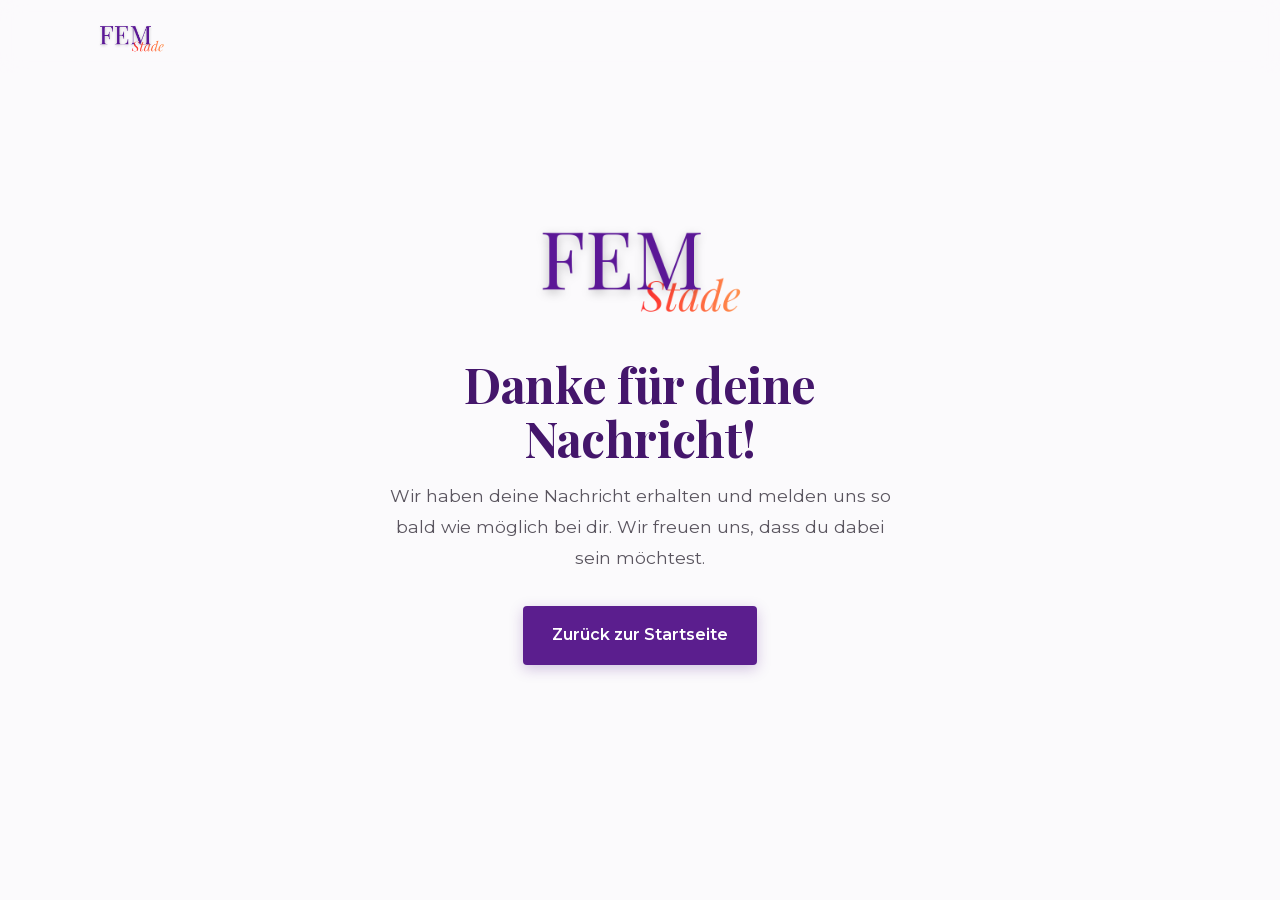
<file: danke.html>
<!DOCTYPE html>
<html lang="de">
<head>
  <meta charset="UTF-8">
  <meta name="viewport" content="width=device-width, initial-scale=1.0">
  <title>Danke! — FEM Stade</title>
  <meta name="robots" content="noindex">
  <link rel="icon" type="image/png" href="FEMStade_Logo.png">
  <link rel="stylesheet" href="fonts/fonts.css">
  <link rel="stylesheet" href="style.css">
  <style>
    .danke {
      min-height: 80vh;
      display: flex;
      align-items: center;
      justify-content: center;
      text-align: center;
      padding: clamp(3rem, 8vw, 6rem) var(--gutter);
    }
    .danke__inner { max-width: 520px; }
    .danke__logo {
      width: clamp(160px, 40%, 260px);
      height: auto;
      margin: 0 auto 2rem;
    }
    .danke__title {
      font-family: var(--ff-head);
      font-size: clamp(2rem, 5vw, 3rem);
      font-weight: 700;
      color: var(--violet-deep);
      margin-bottom: 1rem;
    }
    .danke__text {
      font-size: 1.1rem;
      color: var(--text-soft);
      line-height: 1.75;
      margin-bottom: 2rem;
    }
  </style>
</head>
<body>
  <a class="skip-link" href="#main">Zum Inhalt springen</a>

  <header class="site-header" id="siteHeader">
    <div class="container site-header__inner">
      <a href="index.html" class="site-header__brand" aria-label="FEM Stade — zur Startseite">
        <img src="FEMStade_Logo.png" alt="FEM Stade" class="site-header__logo">
      </a>
    </div>
  </header>

  <main id="main">
    <section class="danke">
      <div class="danke__inner">
        <img src="FEMStade_Logo.png" alt="FEM Stade" class="danke__logo">
        <h1 class="danke__title">Danke für deine Nachricht!</h1>
        <p class="danke__text">Wir haben deine Nachricht erhalten und melden uns so bald wie möglich bei dir. Wir freuen uns, dass du dabei sein möchtest.</p>
        <a href="index.html" class="btn btn--primary">Zurück zur Startseite</a>
      </div>
    </section>
  </main>

  <script src="main.js"></script>
</body>
</html>
</file>
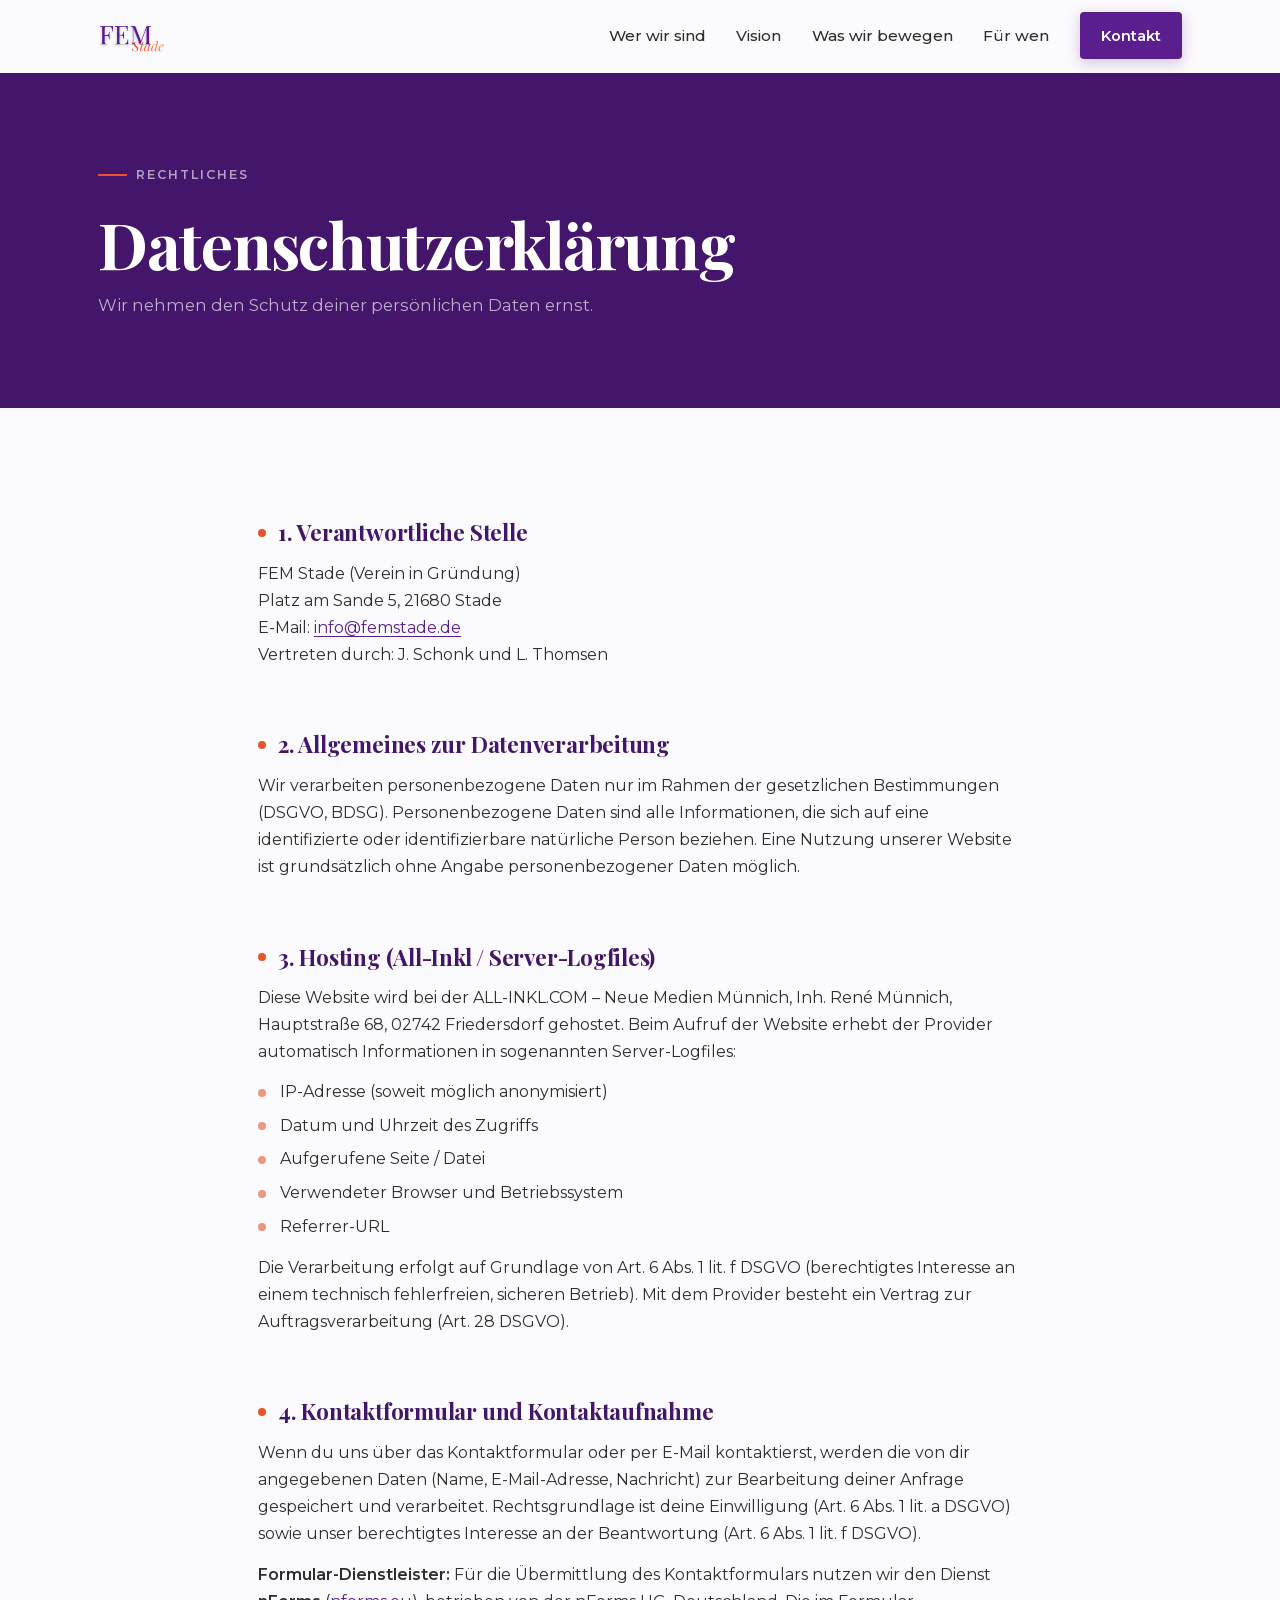
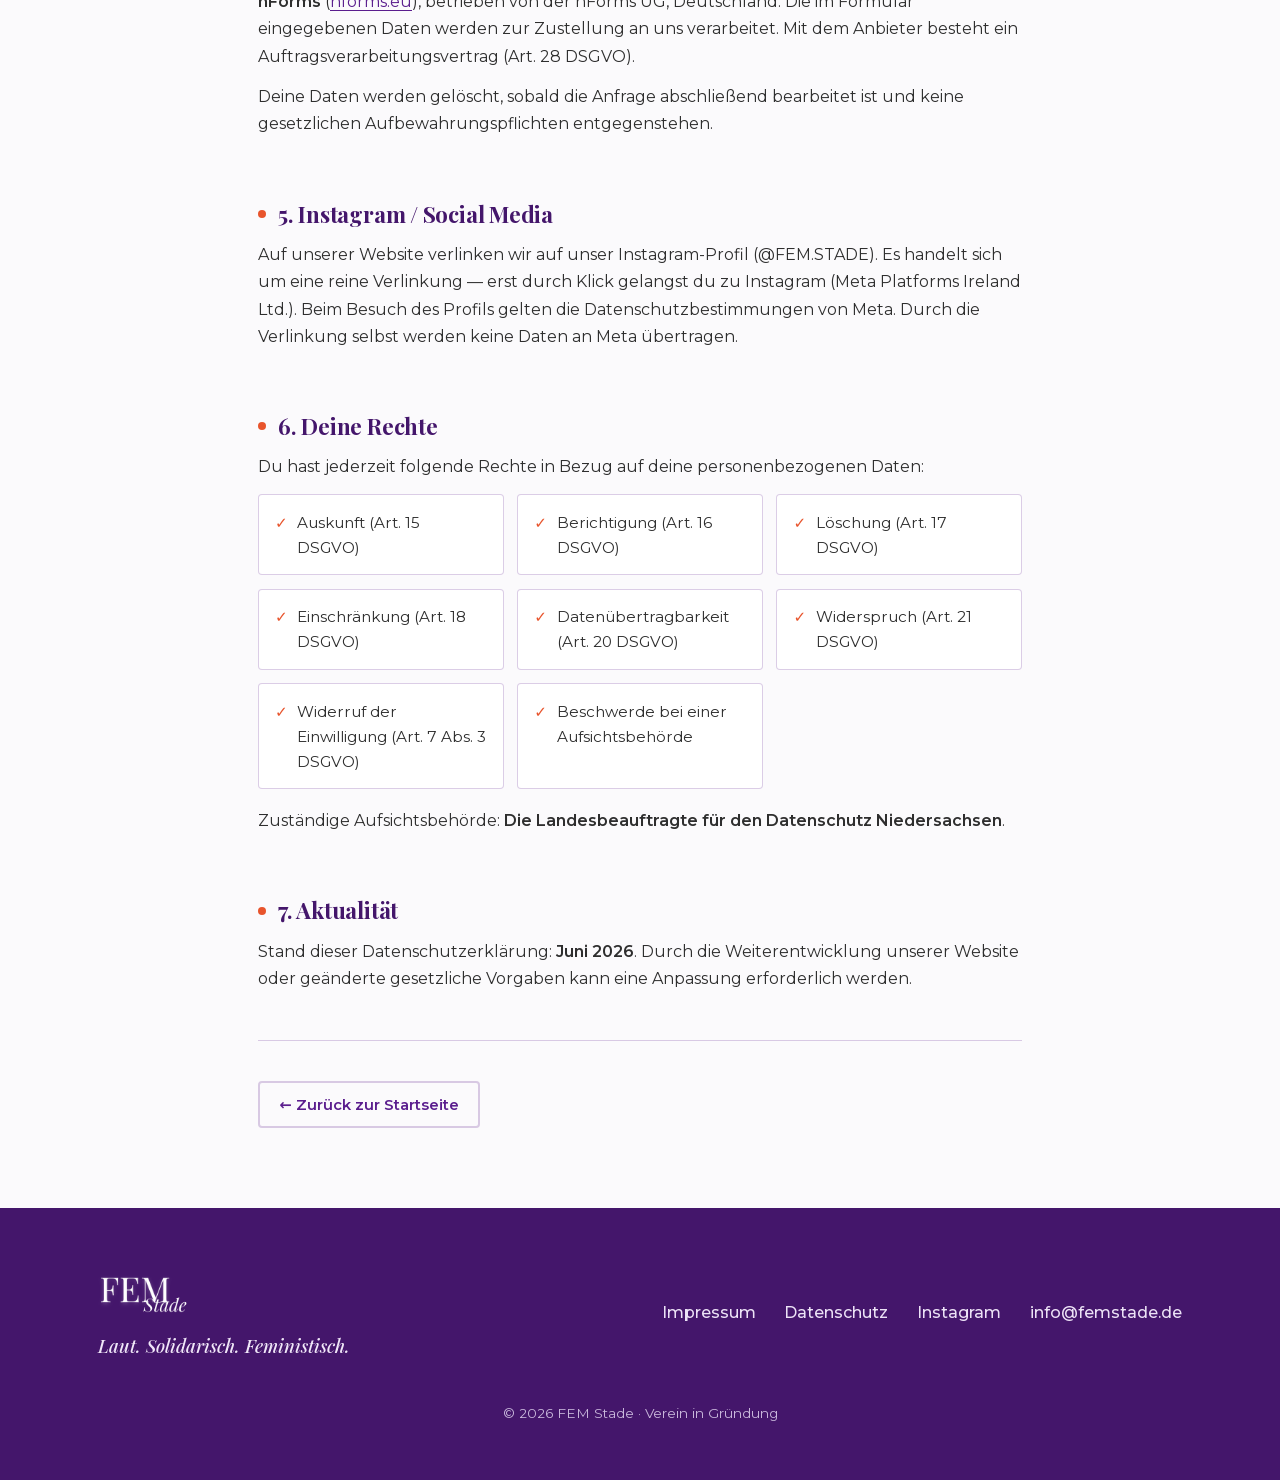
<file: datenschutz.html>
<!DOCTYPE html>
<html lang="de">
<head>
  <meta charset="UTF-8">
  <meta name="viewport" content="width=device-width, initial-scale=1.0">
  <title>Datenschutzerklärung — FEM Stade</title>
  <meta name="description" content="Datenschutzerklärung des Vereins FEM Stade (in Gründung).">
  <meta name="robots" content="noindex">
  <link rel="icon" type="image/png" href="FEMStade_Logo.png">
  <link rel="stylesheet" href="fonts/fonts.css">
  <link rel="stylesheet" href="style.css">
  <style>
    .page-hero {
      background: var(--violet-deep);
      padding-block: clamp(3rem, 7vw, 5.5rem);
      color: #fff;
    }
    .page-hero .kicker { color: rgba(255,255,255,.6); }
    .page-hero .kicker::before { background: var(--coral); }
    .page-hero__title {
      font-family: var(--ff-head);
      font-size: clamp(2.4rem, 6vw, 4rem);
      font-weight: 700;
      color: #fff;
      margin-top: .5rem;
      letter-spacing: -.02em;
    }
    .page-hero__sub {
      margin-top: .8rem;
      color: rgba(255,255,255,.65);
      font-size: 1.05rem;
      max-width: 55ch;
    }

    .legal-body {
      padding-block: clamp(3rem, 7vw, 5rem);
    }
    .legal-body .container {
      max-width: 860px;
    }
    .legal-section {
      padding-block: 2rem;
    }
    .legal-section h2 {
      font-size: clamp(1.15rem, 2.5vw, 1.4rem);
      color: var(--violet-deep);
      margin-bottom: .9rem;
      display: flex;
      align-items: center;
      gap: .75rem;
    }
    .legal-section h2::before {
      content: "";
      display: inline-block;
      width: .5rem;
      height: .5rem;
      border-radius: 50%;
      background: var(--coral);
      flex-shrink: 0;
    }
    .legal-section p { max-width: 72ch; margin-bottom: .85rem; line-height: 1.7; }
    .legal-section p:last-child { margin-bottom: 0; }
    .legal-section a { color: var(--violet); text-decoration: underline; text-underline-offset: 3px; }
    .legal-section a:hover { color: var(--coral); }
    .legal-section ul {
      list-style: none;
      padding: 0;
      margin: .5rem 0 .85rem;
      max-width: 72ch;
    }
    .legal-section ul li {
      padding-left: 1.4rem;
      margin-bottom: .45rem;
      position: relative;
      line-height: 1.65;
    }
    .legal-section ul li::before {
      content: "";
      position: absolute;
      left: 0;
      top: .6em;
      width: .5rem;
      height: .5rem;
      border-radius: 50%;
      background: var(--coral);
      opacity: .6;
    }

    .legal-note {
      background: var(--violet-soft);
      border-left: 4px solid var(--coral);
      padding: 1.1rem 1.4rem;
      border-radius: var(--radius);
      font-size: .93rem;
      color: var(--text-soft);
      margin-bottom: 2.5rem;
    }
    .legal-note mark {
      background: #ffedb3;
      padding: 0 .2em;
      border-radius: 2px;
    }

    .rights-grid {
      display: grid;
      grid-template-columns: repeat(auto-fit, minmax(200px, 1fr));
      gap: .85rem;
      margin-top: .75rem;
    }
    .rights-grid__item {
      background: var(--white);
      border: 1px solid var(--border);
      border-radius: var(--radius);
      padding: .9rem 1rem;
      font-size: .95rem;
      display: flex;
      align-items: flex-start;
      gap: .6rem;
    }
    .rights-grid__item::before {
      content: "✓";
      color: var(--coral);
      font-weight: 700;
      flex-shrink: 0;
    }

    .legal-back {
      padding-top: 2.5rem;
      border-top: 1px solid var(--border);
      margin-top: 1rem;
    }
  </style>
</head>
<body>
  <a class="skip-link" href="#main">Zum Inhalt springen</a>

  <header class="site-header" id="siteHeader">
    <div class="container site-header__inner">
      <a href="index.html" class="site-header__brand" aria-label="FEM Stade — zur Startseite">
        <img src="FEMStade_Logo.png" alt="FEM Stade" class="site-header__logo">
      </a>
      <nav class="nav" aria-label="Navigation">
        <button class="nav__toggle" id="navToggle" aria-expanded="false" aria-controls="navMenu" aria-label="Menü öffnen">
          <span></span><span></span><span></span>
        </button>
        <ul class="nav__menu" id="navMenu">
          <li><a href="index.html#wer-wir-sind">Wer wir sind</a></li>
          <li><a href="index.html#vision">Vision</a></li>
          <li><a href="index.html#projekte">Was wir bewegen</a></li>
          <li><a href="index.html#fuer-wen">Für wen</a></li>
          <li><a href="index.html#kontakt" class="btn btn--primary btn--sm">Kontakt</a></li>
        </ul>
      </nav>
    </div>
  </header>

  <main id="main">

    <!-- Page Hero -->
    <section class="page-hero">
      <div class="container">
        <span class="kicker">Rechtliches</span>
        <h1 class="page-hero__title">Datenschutz&shy;erklärung</h1>
        <p class="page-hero__sub">Wir nehmen den Schutz deiner persönlichen Daten ernst.</p>
      </div>
    </section>

    <!-- Inhalt -->
    <div class="legal-body">
      <div class="container">

        <div class="legal-section">
          <h2>1. Verantwortliche Stelle</h2>
          <p>
            FEM Stade (Verein in Gründung)<br>
            Platz am Sande 5, 21680 Stade<br>
            E-Mail: <a href="mailto:info@femstade.de">info@femstade.de</a><br>
            Vertreten durch: J. Schonk und L. Thomsen
          </p>
        </div>

        <div class="legal-section">
          <h2>2. Allgemeines zur Datenverarbeitung</h2>
          <p>Wir verarbeiten personenbezogene Daten nur im Rahmen der gesetzlichen Bestimmungen (DSGVO, BDSG). Personenbezogene Daten sind alle Informationen, die sich auf eine identifizierte oder identifizierbare natürliche Person beziehen. Eine Nutzung unserer Website ist grundsätzlich ohne Angabe personenbezogener Daten möglich.</p>
        </div>

        <div class="legal-section">
          <h2>3. Hosting (All-Inkl / Server-Logfiles)</h2>
          <p>Diese Website wird bei der ALL-INKL.COM – Neue Medien Münnich, Inh. René Münnich, Hauptstraße 68, 02742 Friedersdorf gehostet. Beim Aufruf der Website erhebt der Provider automatisch Informationen in sogenannten Server-Logfiles:</p>
          <ul>
            <li>IP-Adresse (soweit möglich anonymisiert)</li>
            <li>Datum und Uhrzeit des Zugriffs</li>
            <li>Aufgerufene Seite / Datei</li>
            <li>Verwendeter Browser und Betriebssystem</li>
            <li>Referrer-URL</li>
          </ul>
          <p>Die Verarbeitung erfolgt auf Grundlage von Art. 6 Abs. 1 lit. f DSGVO (berechtigtes Interesse an einem technisch fehlerfreien, sicheren Betrieb). Mit dem Provider besteht ein Vertrag zur Auftragsverarbeitung (Art. 28 DSGVO).</p>
        </div>

        <div class="legal-section">
          <h2>4. Kontaktformular und Kontaktaufnahme</h2>
          <p>Wenn du uns über das Kontaktformular oder per E-Mail kontaktierst, werden die von dir angegebenen Daten (Name, E-Mail-Adresse, Nachricht) zur Bearbeitung deiner Anfrage gespeichert und verarbeitet. Rechtsgrundlage ist deine Einwilligung (Art. 6 Abs. 1 lit. a DSGVO) sowie unser berechtigtes Interesse an der Beantwortung (Art. 6 Abs. 1 lit. f DSGVO).</p>
          <p><strong>Formular-Dienstleister:</strong> Für die Übermittlung des Kontaktformulars nutzen wir den Dienst <strong>nForms</strong> (<a href="https://nforms.eu" target="_blank" rel="noopener">nforms.eu</a>), betrieben von der nForms UG, Deutschland. Die im Formular eingegebenen Daten werden zur Zustellung an uns verarbeitet. Mit dem Anbieter besteht ein Auftragsverarbeitungsvertrag (Art. 28 DSGVO).</p>
          <p>Deine Daten werden gelöscht, sobald die Anfrage abschließend bearbeitet ist und keine gesetzlichen Aufbewahrungspflichten entgegenstehen.</p>
        </div>

        <div class="legal-section">
          <h2>5. Instagram / Social Media</h2>
          <p>Auf unserer Website verlinken wir auf unser Instagram-Profil (@FEM.STADE). Es handelt sich um eine reine Verlinkung — erst durch Klick gelangst du zu Instagram (Meta Platforms Ireland Ltd.). Beim Besuch des Profils gelten die Datenschutzbestimmungen von Meta. Durch die Verlinkung selbst werden keine Daten an Meta übertragen.</p>
        </div>

        <div class="legal-section">
          <h2>6. Deine Rechte</h2>
          <p>Du hast jederzeit folgende Rechte in Bezug auf deine personenbezogenen Daten:</p>
          <div class="rights-grid">
            <div class="rights-grid__item">Auskunft (Art. 15 DSGVO)</div>
            <div class="rights-grid__item">Berichtigung (Art. 16 DSGVO)</div>
            <div class="rights-grid__item">Löschung (Art. 17 DSGVO)</div>
            <div class="rights-grid__item">Einschränkung (Art. 18 DSGVO)</div>
            <div class="rights-grid__item">Datenübertragbarkeit (Art. 20 DSGVO)</div>
            <div class="rights-grid__item">Widerspruch (Art. 21 DSGVO)</div>
            <div class="rights-grid__item">Widerruf der Einwilligung (Art. 7 Abs. 3 DSGVO)</div>
            <div class="rights-grid__item">Beschwerde bei einer Aufsichtsbehörde</div>
          </div>
          <p style="margin-top:1.1rem">Zuständige Aufsichtsbehörde: <strong>Die Landesbeauftragte für den Datenschutz Niedersachsen</strong>.</p>
        </div>

        <div class="legal-section">
          <h2>7. Aktualität</h2>
          <p>Stand dieser Datenschutzerklärung: <strong>Juni 2026</strong>. Durch die Weiterentwicklung unserer Website oder geänderte gesetzliche Vorgaben kann eine Anpassung erforderlich werden.</p>
        </div>

        <div class="legal-back">
          <a href="index.html" class="btn btn--ghost btn--sm">← Zurück zur Startseite</a>
        </div>

      </div>
    </div>

  </main>

  <footer class="site-footer">
    <div class="container site-footer__inner">
      <div class="site-footer__brand">
        <img src="FEMStade_Logo.png" alt="FEM Stade" class="site-footer__logo">
        <p class="site-footer__claim">Laut. Solidarisch. Feministisch.</p>
      </div>
      <nav class="site-footer__nav" aria-label="Rechtliches und Social">
        <a href="impressum.html">Impressum</a>
        <a href="datenschutz.html">Datenschutz</a>
        <a href="https://instagram.com/fem.stade" target="_blank" rel="noopener">Instagram</a>
        <a href="mailto:info@femstade.de">info@femstade.de</a>
      </nav>
    </div>
    <p class="site-footer__copy">© <span id="year">2026</span> FEM Stade · Verein in Gründung</p>
  </footer>

  <script src="main.js"></script>
</body>
</html>
</file>
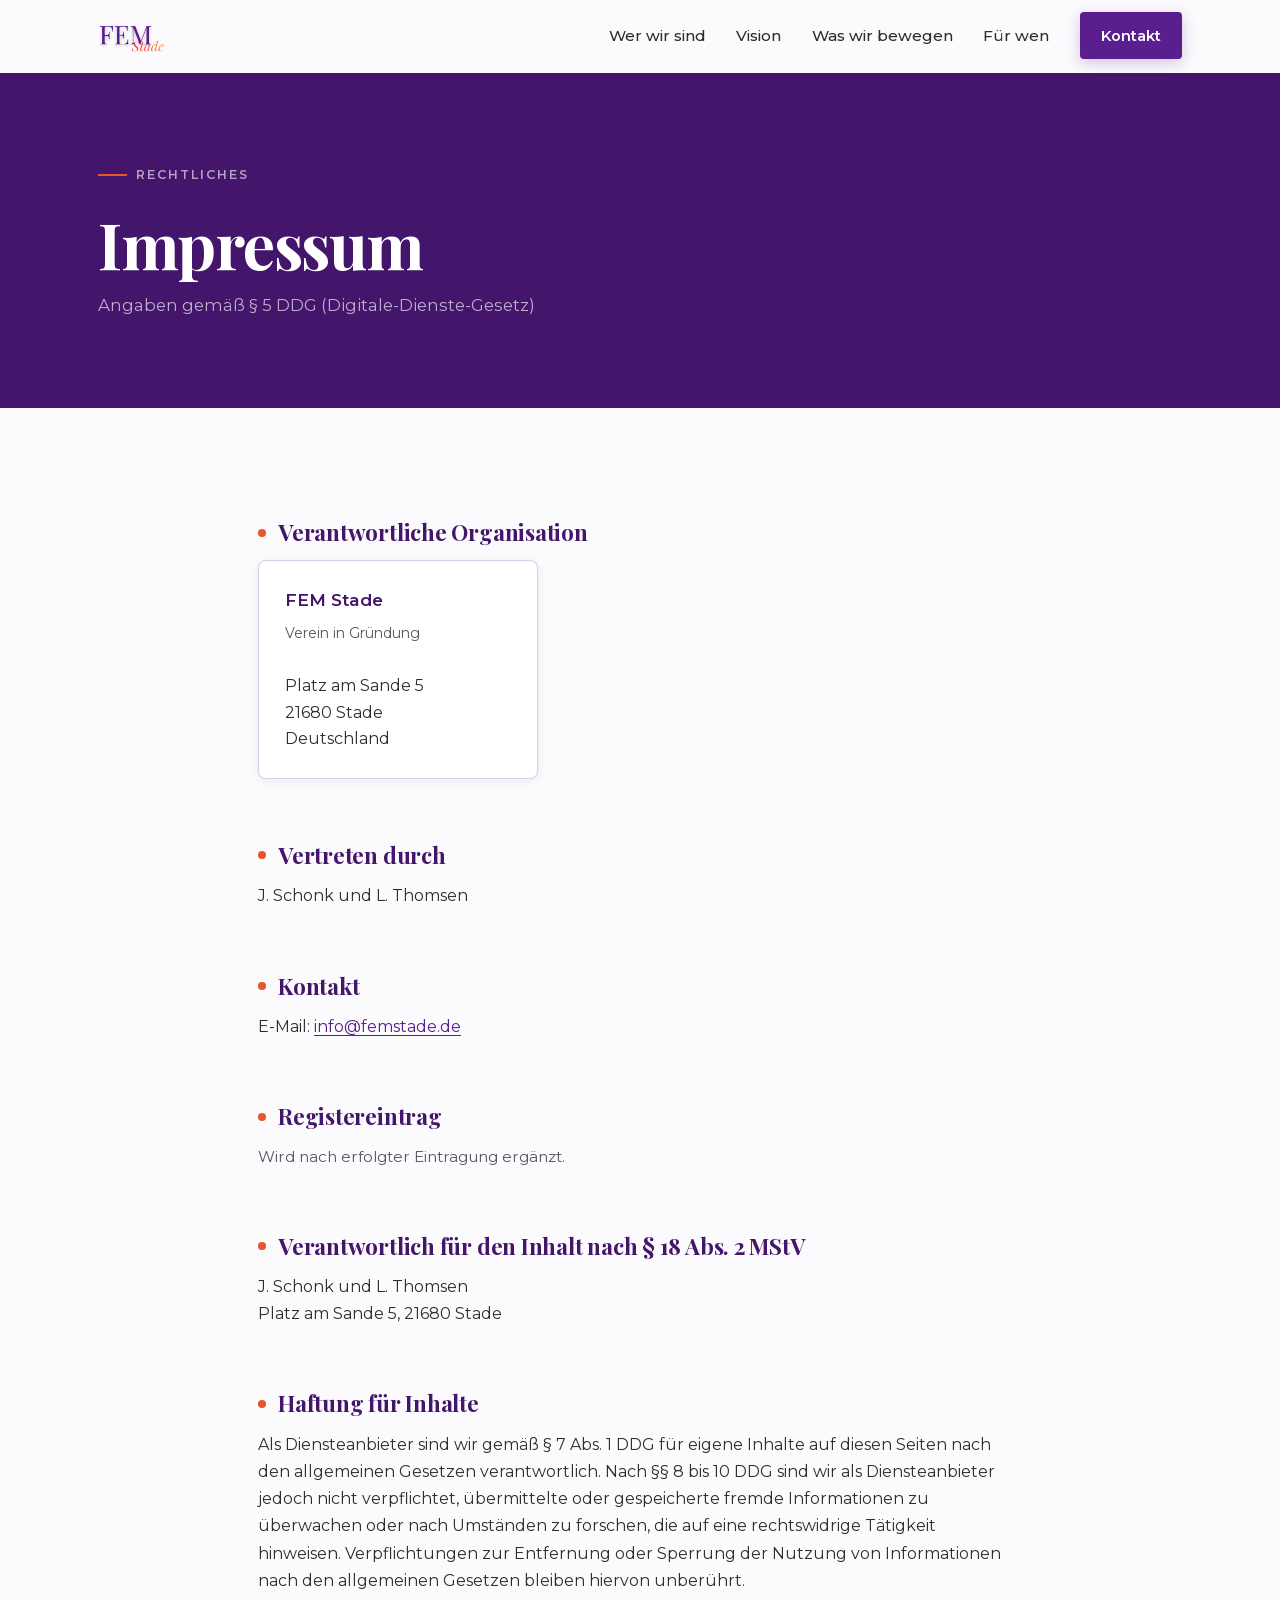
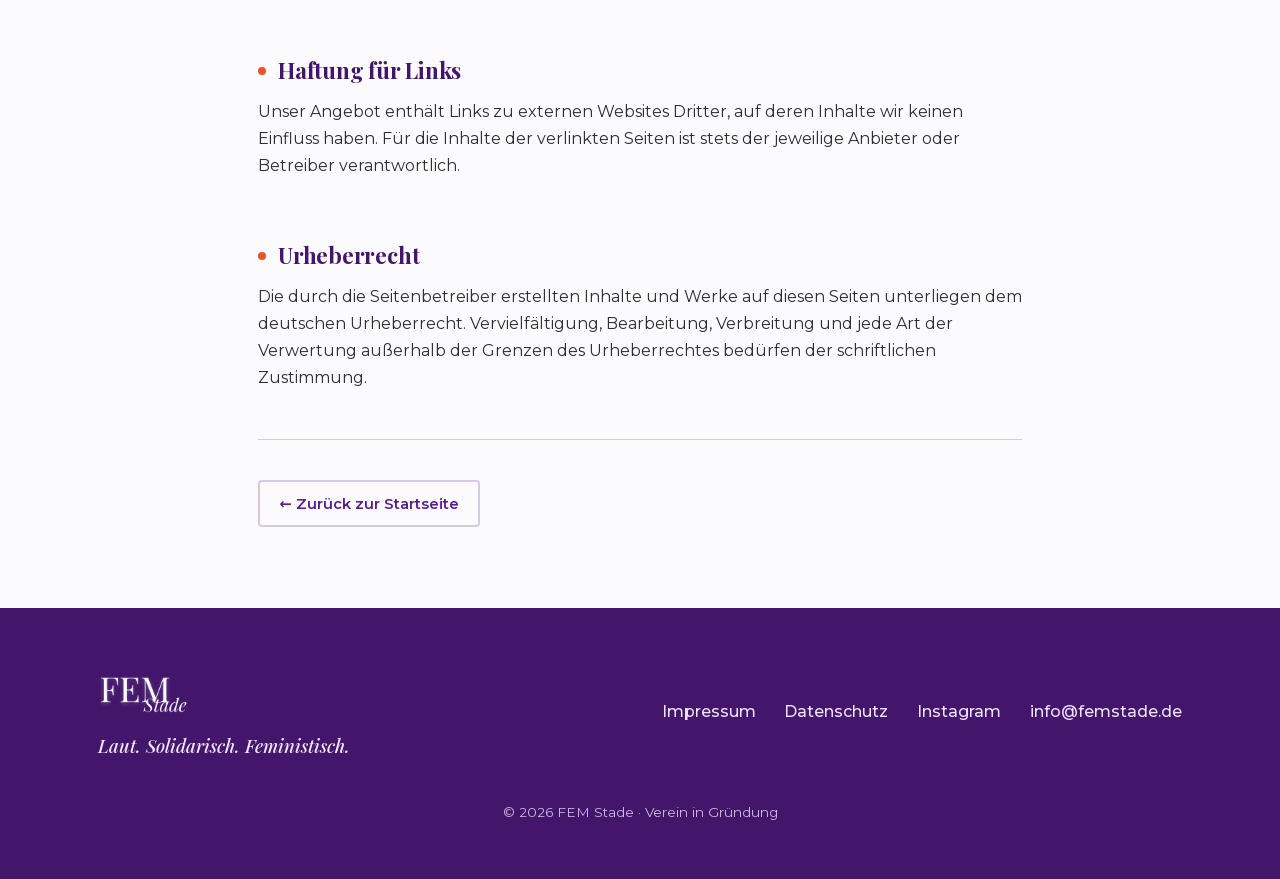
<file: impressum.html>
<!DOCTYPE html>
<html lang="de">
<head>
  <meta charset="UTF-8">
  <meta name="viewport" content="width=device-width, initial-scale=1.0">
  <title>Impressum — FEM Stade</title>
  <meta name="description" content="Impressum des Vereins FEM Stade (in Gründung).">
  <meta name="robots" content="noindex">
  <link rel="icon" type="image/png" href="FEMStade_Logo.png">
  <link rel="stylesheet" href="fonts/fonts.css">
  <link rel="stylesheet" href="style.css">
  <style>
    .page-hero {
      background: var(--violet-deep);
      padding-block: clamp(3rem, 7vw, 5.5rem);
      color: #fff;
    }
    .page-hero .kicker { color: rgba(255,255,255,.6); }
    .page-hero .kicker::before { background: var(--coral); }
    .page-hero__title {
      font-family: var(--ff-head);
      font-size: clamp(2.4rem, 6vw, 4rem);
      font-weight: 700;
      color: #fff;
      margin-top: .5rem;
      letter-spacing: -.02em;
    }
    .page-hero__sub {
      margin-top: .8rem;
      color: rgba(255,255,255,.65);
      font-size: 1.05rem;
      max-width: 55ch;
    }

    .legal-body {
      padding-block: clamp(3rem, 7vw, 5rem);
    }
    .legal-body .container {
      max-width: 860px;
    }
    .legal-section {
      padding-block: 2rem;
    }
    .legal-section h2 {
      font-size: clamp(1.15rem, 2.5vw, 1.4rem);
      color: var(--violet-deep);
      margin-bottom: .9rem;
      display: flex;
      align-items: center;
      gap: .75rem;
    }
    .legal-section h2::before {
      content: "";
      display: inline-block;
      width: .5rem;
      height: .5rem;
      border-radius: 50%;
      background: var(--coral);
      flex-shrink: 0;
    }
    .legal-section p { max-width: 72ch; margin-bottom: .85rem; line-height: 1.7; }
    .legal-section p:last-child { margin-bottom: 0; }
    .legal-section a { color: var(--violet); text-decoration: underline; text-underline-offset: 3px; }
    .legal-section a:hover { color: var(--coral); }

    .legal-note {
      background: var(--violet-soft);
      border-left: 4px solid var(--coral);
      padding: 1.1rem 1.4rem;
      border-radius: var(--radius);
      font-size: .93rem;
      color: var(--text-soft);
      margin-bottom: 2.5rem;
    }
    .legal-note mark {
      background: #ffedb3;
      padding: 0 .2em;
      border-radius: 2px;
      font-style: normal;
    }

    .legal-contact-card {
      background: var(--white);
      border: 1px solid var(--border);
      border-radius: var(--radius-lg);
      padding: 1.6rem;
      box-shadow: var(--shadow-sm);
      display: inline-block;
      min-width: 280px;
    }
    .legal-contact-card strong {
      display: block;
      font-size: 1.08rem;
      color: var(--violet-deep);
      margin-bottom: .35rem;
    }
    .legal-contact-card .muted { font-size: .88rem; }
    .legal-contact-card a { color: var(--violet); }

    .legal-back {
      padding-top: 2.5rem;
      border-top: 1px solid var(--border);
      margin-top: 1rem;
    }
  </style>
</head>
<body>
  <a class="skip-link" href="#main">Zum Inhalt springen</a>

  <header class="site-header" id="siteHeader">
    <div class="container site-header__inner">
      <a href="index.html" class="site-header__brand" aria-label="FEM Stade — zur Startseite">
        <img src="FEMStade_Logo.png" alt="FEM Stade" class="site-header__logo">
      </a>
      <nav class="nav" aria-label="Navigation">
        <button class="nav__toggle" id="navToggle" aria-expanded="false" aria-controls="navMenu" aria-label="Menü öffnen">
          <span></span><span></span><span></span>
        </button>
        <ul class="nav__menu" id="navMenu">
          <li><a href="index.html#wer-wir-sind">Wer wir sind</a></li>
          <li><a href="index.html#vision">Vision</a></li>
          <li><a href="index.html#projekte">Was wir bewegen</a></li>
          <li><a href="index.html#fuer-wen">Für wen</a></li>
          <li><a href="index.html#kontakt" class="btn btn--primary btn--sm">Kontakt</a></li>
        </ul>
      </nav>
    </div>
  </header>

  <main id="main">

    <!-- Page Hero -->
    <section class="page-hero">
      <div class="container">
        <span class="kicker">Rechtliches</span>
        <h1 class="page-hero__title">Impressum</h1>
        <p class="page-hero__sub">Angaben gemäß § 5 DDG (Digitale-Dienste-Gesetz)</p>
      </div>
    </section>

    <!-- Inhalt -->
    <div class="legal-body">
      <div class="container">


        <div class="legal-section">
          <h2>Verantwortliche Organisation</h2>
          <div class="legal-contact-card">
            <strong>FEM Stade</strong>
            <span class="muted">Verein in Gründung</span>
            <br><br>
            Platz am Sande 5<br>
            21680 Stade<br>
            Deutschland
          </div>
        </div>

        <div class="legal-section">
          <h2>Vertreten durch</h2>
          <p>J. Schonk und L. Thomsen</p>
        </div>

        <div class="legal-section">
          <h2>Kontakt</h2>
          <p>
            E-Mail: <a href="mailto:info@femstade.de">info@femstade.de</a>
          </p>
        </div>

        <div class="legal-section">
          <h2>Registereintrag</h2>
          <p class="muted">Wird nach erfolgter Eintragung ergänzt.</p>
        </div>

        <div class="legal-section">
          <h2>Verantwortlich für den Inhalt nach § 18 Abs. 2 MStV</h2>
          <p>
            J. Schonk und L. Thomsen<br>
            Platz am Sande 5, 21680 Stade
          </p>
        </div>

        <div class="legal-section">
          <h2>Haftung für Inhalte</h2>
          <p>Als Diensteanbieter sind wir gemäß § 7 Abs. 1 DDG für eigene Inhalte auf diesen Seiten nach den allgemeinen Gesetzen verantwortlich. Nach §§ 8 bis 10 DDG sind wir als Diensteanbieter jedoch nicht verpflichtet, übermittelte oder gespeicherte fremde Informationen zu überwachen oder nach Umständen zu forschen, die auf eine rechtswidrige Tätigkeit hinweisen. Verpflichtungen zur Entfernung oder Sperrung der Nutzung von Informationen nach den allgemeinen Gesetzen bleiben hiervon unberührt.</p>
        </div>

        <div class="legal-section">
          <h2>Haftung für Links</h2>
          <p>Unser Angebot enthält Links zu externen Websites Dritter, auf deren Inhalte wir keinen Einfluss haben. Für die Inhalte der verlinkten Seiten ist stets der jeweilige Anbieter oder Betreiber verantwortlich.</p>
        </div>

        <div class="legal-section">
          <h2>Urheberrecht</h2>
          <p>Die durch die Seitenbetreiber erstellten Inhalte und Werke auf diesen Seiten unterliegen dem deutschen Urheberrecht. Vervielfältigung, Bearbeitung, Verbreitung und jede Art der Verwertung außerhalb der Grenzen des Urheberrechtes bedürfen der schriftlichen Zustimmung.</p>
        </div>

        <div class="legal-back">
          <a href="index.html" class="btn btn--ghost btn--sm">← Zurück zur Startseite</a>
        </div>

      </div>
    </div>

  </main>

  <footer class="site-footer">
    <div class="container site-footer__inner">
      <div class="site-footer__brand">
        <img src="FEMStade_Logo.png" alt="FEM Stade" class="site-footer__logo">
        <p class="site-footer__claim">Laut. Solidarisch. Feministisch.</p>
      </div>
      <nav class="site-footer__nav" aria-label="Rechtliches und Social">
        <a href="impressum.html">Impressum</a>
        <a href="datenschutz.html">Datenschutz</a>
        <a href="https://instagram.com/fem.stade" target="_blank" rel="noopener">Instagram</a>
        <a href="mailto:info@femstade.de">info@femstade.de</a>
      </nav>
    </div>
    <p class="site-footer__copy">© <span id="year">2026</span> FEM Stade · Verein in Gründung</p>
  </footer>

  <script src="main.js"></script>
</body>
</html>
</file>
<file: fonts/fonts.css>
/* cyrillic-ext */
@font-face {
  font-family: 'Montserrat';
  font-style: italic;
  font-weight: 400;
  font-display: swap;
  src: url(./montserrat-v31-JTUFjIg1_i6t8kCHKm459Wx7xQYXK0vOoz6jq6R9WXV0ppC8MLnbtrVK.woff2) format('woff2');
  unicode-range: U+0460-052F, U+1C80-1C8A, U+20B4, U+2DE0-2DFF, U+A640-A69F, U+FE2E-FE2F;
}
/* cyrillic */
@font-face {
  font-family: 'Montserrat';
  font-style: italic;
  font-weight: 400;
  font-display: swap;
  src: url(./montserrat-v31-JTUFjIg1_i6t8kCHKm459Wx7xQYXK0vOoz6jq6R9WXx0ppC8MLnbtrVK.woff2) format('woff2');
  unicode-range: U+0301, U+0400-045F, U+0490-0491, U+04B0-04B1, U+2116;
}
/* vietnamese */
@font-face {
  font-family: 'Montserrat';
  font-style: italic;
  font-weight: 400;
  font-display: swap;
  src: url(./montserrat-v31-JTUFjIg1_i6t8kCHKm459Wx7xQYXK0vOoz6jq6R9WXd0ppC8MLnbtrVK.woff2) format('woff2');
  unicode-range: U+0102-0103, U+0110-0111, U+0128-0129, U+0168-0169, U+01A0-01A1, U+01AF-01B0, U+0300-0301, U+0303-0304, U+0308-0309, U+0323, U+0329, U+1EA0-1EF9, U+20AB;
}
/* latin-ext */
@font-face {
  font-family: 'Montserrat';
  font-style: italic;
  font-weight: 400;
  font-display: swap;
  src: url(./montserrat-v31-JTUFjIg1_i6t8kCHKm459Wx7xQYXK0vOoz6jq6R9WXZ0ppC8MLnbtrVK.woff2) format('woff2');
  unicode-range: U+0100-02BA, U+02BD-02C5, U+02C7-02CC, U+02CE-02D7, U+02DD-02FF, U+0304, U+0308, U+0329, U+1D00-1DBF, U+1E00-1E9F, U+1EF2-1EFF, U+2020, U+20A0-20AB, U+20AD-20C0, U+2113, U+2C60-2C7F, U+A720-A7FF;
}
/* latin */
@font-face {
  font-family: 'Montserrat';
  font-style: italic;
  font-weight: 400;
  font-display: swap;
  src: url(./montserrat-v31-JTUFjIg1_i6t8kCHKm459Wx7xQYXK0vOoz6jq6R9WXh0ppC8MLnbtg.woff2) format('woff2');
  unicode-range: U+0000-00FF, U+0131, U+0152-0153, U+02BB-02BC, U+02C6, U+02DA, U+02DC, U+0304, U+0308, U+0329, U+2000-206F, U+20AC, U+2122, U+2191, U+2193, U+2212, U+2215, U+FEFF, U+FFFD;
}
/* cyrillic-ext */
@font-face {
  font-family: 'Montserrat';
  font-style: normal;
  font-weight: 300;
  font-display: swap;
  src: url(./montserrat-v31-JTUSjIg1_i6t8kCHKm459WRhyyTh89ZNpQ.woff2) format('woff2');
  unicode-range: U+0460-052F, U+1C80-1C8A, U+20B4, U+2DE0-2DFF, U+A640-A69F, U+FE2E-FE2F;
}
/* cyrillic */
@font-face {
  font-family: 'Montserrat';
  font-style: normal;
  font-weight: 300;
  font-display: swap;
  src: url(./montserrat-v31-JTUSjIg1_i6t8kCHKm459W1hyyTh89ZNpQ.woff2) format('woff2');
  unicode-range: U+0301, U+0400-045F, U+0490-0491, U+04B0-04B1, U+2116;
}
/* vietnamese */
@font-face {
  font-family: 'Montserrat';
  font-style: normal;
  font-weight: 300;
  font-display: swap;
  src: url(./montserrat-v31-JTUSjIg1_i6t8kCHKm459WZhyyTh89ZNpQ.woff2) format('woff2');
  unicode-range: U+0102-0103, U+0110-0111, U+0128-0129, U+0168-0169, U+01A0-01A1, U+01AF-01B0, U+0300-0301, U+0303-0304, U+0308-0309, U+0323, U+0329, U+1EA0-1EF9, U+20AB;
}
/* latin-ext */
@font-face {
  font-family: 'Montserrat';
  font-style: normal;
  font-weight: 300;
  font-display: swap;
  src: url(./montserrat-v31-JTUSjIg1_i6t8kCHKm459WdhyyTh89ZNpQ.woff2) format('woff2');
  unicode-range: U+0100-02BA, U+02BD-02C5, U+02C7-02CC, U+02CE-02D7, U+02DD-02FF, U+0304, U+0308, U+0329, U+1D00-1DBF, U+1E00-1E9F, U+1EF2-1EFF, U+2020, U+20A0-20AB, U+20AD-20C0, U+2113, U+2C60-2C7F, U+A720-A7FF;
}
/* latin */
@font-face {
  font-family: 'Montserrat';
  font-style: normal;
  font-weight: 300;
  font-display: swap;
  src: url(./montserrat-v31-JTUSjIg1_i6t8kCHKm459WlhyyTh89Y.woff2) format('woff2');
  unicode-range: U+0000-00FF, U+0131, U+0152-0153, U+02BB-02BC, U+02C6, U+02DA, U+02DC, U+0304, U+0308, U+0329, U+2000-206F, U+20AC, U+2122, U+2191, U+2193, U+2212, U+2215, U+FEFF, U+FFFD;
}
/* cyrillic-ext */
@font-face {
  font-family: 'Montserrat';
  font-style: normal;
  font-weight: 400;
  font-display: swap;
  src: url(./montserrat-v31-JTUSjIg1_i6t8kCHKm459WRhyyTh89ZNpQ.woff2) format('woff2');
  unicode-range: U+0460-052F, U+1C80-1C8A, U+20B4, U+2DE0-2DFF, U+A640-A69F, U+FE2E-FE2F;
}
/* cyrillic */
@font-face {
  font-family: 'Montserrat';
  font-style: normal;
  font-weight: 400;
  font-display: swap;
  src: url(./montserrat-v31-JTUSjIg1_i6t8kCHKm459W1hyyTh89ZNpQ.woff2) format('woff2');
  unicode-range: U+0301, U+0400-045F, U+0490-0491, U+04B0-04B1, U+2116;
}
/* vietnamese */
@font-face {
  font-family: 'Montserrat';
  font-style: normal;
  font-weight: 400;
  font-display: swap;
  src: url(./montserrat-v31-JTUSjIg1_i6t8kCHKm459WZhyyTh89ZNpQ.woff2) format('woff2');
  unicode-range: U+0102-0103, U+0110-0111, U+0128-0129, U+0168-0169, U+01A0-01A1, U+01AF-01B0, U+0300-0301, U+0303-0304, U+0308-0309, U+0323, U+0329, U+1EA0-1EF9, U+20AB;
}
/* latin-ext */
@font-face {
  font-family: 'Montserrat';
  font-style: normal;
  font-weight: 400;
  font-display: swap;
  src: url(./montserrat-v31-JTUSjIg1_i6t8kCHKm459WdhyyTh89ZNpQ.woff2) format('woff2');
  unicode-range: U+0100-02BA, U+02BD-02C5, U+02C7-02CC, U+02CE-02D7, U+02DD-02FF, U+0304, U+0308, U+0329, U+1D00-1DBF, U+1E00-1E9F, U+1EF2-1EFF, U+2020, U+20A0-20AB, U+20AD-20C0, U+2113, U+2C60-2C7F, U+A720-A7FF;
}
/* latin */
@font-face {
  font-family: 'Montserrat';
  font-style: normal;
  font-weight: 400;
  font-display: swap;
  src: url(./montserrat-v31-JTUSjIg1_i6t8kCHKm459WlhyyTh89Y.woff2) format('woff2');
  unicode-range: U+0000-00FF, U+0131, U+0152-0153, U+02BB-02BC, U+02C6, U+02DA, U+02DC, U+0304, U+0308, U+0329, U+2000-206F, U+20AC, U+2122, U+2191, U+2193, U+2212, U+2215, U+FEFF, U+FFFD;
}
/* cyrillic-ext */
@font-face {
  font-family: 'Montserrat';
  font-style: normal;
  font-weight: 500;
  font-display: swap;
  src: url(./montserrat-v31-JTUSjIg1_i6t8kCHKm459WRhyyTh89ZNpQ.woff2) format('woff2');
  unicode-range: U+0460-052F, U+1C80-1C8A, U+20B4, U+2DE0-2DFF, U+A640-A69F, U+FE2E-FE2F;
}
/* cyrillic */
@font-face {
  font-family: 'Montserrat';
  font-style: normal;
  font-weight: 500;
  font-display: swap;
  src: url(./montserrat-v31-JTUSjIg1_i6t8kCHKm459W1hyyTh89ZNpQ.woff2) format('woff2');
  unicode-range: U+0301, U+0400-045F, U+0490-0491, U+04B0-04B1, U+2116;
}
/* vietnamese */
@font-face {
  font-family: 'Montserrat';
  font-style: normal;
  font-weight: 500;
  font-display: swap;
  src: url(./montserrat-v31-JTUSjIg1_i6t8kCHKm459WZhyyTh89ZNpQ.woff2) format('woff2');
  unicode-range: U+0102-0103, U+0110-0111, U+0128-0129, U+0168-0169, U+01A0-01A1, U+01AF-01B0, U+0300-0301, U+0303-0304, U+0308-0309, U+0323, U+0329, U+1EA0-1EF9, U+20AB;
}
/* latin-ext */
@font-face {
  font-family: 'Montserrat';
  font-style: normal;
  font-weight: 500;
  font-display: swap;
  src: url(./montserrat-v31-JTUSjIg1_i6t8kCHKm459WdhyyTh89ZNpQ.woff2) format('woff2');
  unicode-range: U+0100-02BA, U+02BD-02C5, U+02C7-02CC, U+02CE-02D7, U+02DD-02FF, U+0304, U+0308, U+0329, U+1D00-1DBF, U+1E00-1E9F, U+1EF2-1EFF, U+2020, U+20A0-20AB, U+20AD-20C0, U+2113, U+2C60-2C7F, U+A720-A7FF;
}
/* latin */
@font-face {
  font-family: 'Montserrat';
  font-style: normal;
  font-weight: 500;
  font-display: swap;
  src: url(./montserrat-v31-JTUSjIg1_i6t8kCHKm459WlhyyTh89Y.woff2) format('woff2');
  unicode-range: U+0000-00FF, U+0131, U+0152-0153, U+02BB-02BC, U+02C6, U+02DA, U+02DC, U+0304, U+0308, U+0329, U+2000-206F, U+20AC, U+2122, U+2191, U+2193, U+2212, U+2215, U+FEFF, U+FFFD;
}
/* cyrillic-ext */
@font-face {
  font-family: 'Montserrat';
  font-style: normal;
  font-weight: 600;
  font-display: swap;
  src: url(./montserrat-v31-JTUSjIg1_i6t8kCHKm459WRhyyTh89ZNpQ.woff2) format('woff2');
  unicode-range: U+0460-052F, U+1C80-1C8A, U+20B4, U+2DE0-2DFF, U+A640-A69F, U+FE2E-FE2F;
}
/* cyrillic */
@font-face {
  font-family: 'Montserrat';
  font-style: normal;
  font-weight: 600;
  font-display: swap;
  src: url(./montserrat-v31-JTUSjIg1_i6t8kCHKm459W1hyyTh89ZNpQ.woff2) format('woff2');
  unicode-range: U+0301, U+0400-045F, U+0490-0491, U+04B0-04B1, U+2116;
}
/* vietnamese */
@font-face {
  font-family: 'Montserrat';
  font-style: normal;
  font-weight: 600;
  font-display: swap;
  src: url(./montserrat-v31-JTUSjIg1_i6t8kCHKm459WZhyyTh89ZNpQ.woff2) format('woff2');
  unicode-range: U+0102-0103, U+0110-0111, U+0128-0129, U+0168-0169, U+01A0-01A1, U+01AF-01B0, U+0300-0301, U+0303-0304, U+0308-0309, U+0323, U+0329, U+1EA0-1EF9, U+20AB;
}
/* latin-ext */
@font-face {
  font-family: 'Montserrat';
  font-style: normal;
  font-weight: 600;
  font-display: swap;
  src: url(./montserrat-v31-JTUSjIg1_i6t8kCHKm459WdhyyTh89ZNpQ.woff2) format('woff2');
  unicode-range: U+0100-02BA, U+02BD-02C5, U+02C7-02CC, U+02CE-02D7, U+02DD-02FF, U+0304, U+0308, U+0329, U+1D00-1DBF, U+1E00-1E9F, U+1EF2-1EFF, U+2020, U+20A0-20AB, U+20AD-20C0, U+2113, U+2C60-2C7F, U+A720-A7FF;
}
/* latin */
@font-face {
  font-family: 'Montserrat';
  font-style: normal;
  font-weight: 600;
  font-display: swap;
  src: url(./montserrat-v31-JTUSjIg1_i6t8kCHKm459WlhyyTh89Y.woff2) format('woff2');
  unicode-range: U+0000-00FF, U+0131, U+0152-0153, U+02BB-02BC, U+02C6, U+02DA, U+02DC, U+0304, U+0308, U+0329, U+2000-206F, U+20AC, U+2122, U+2191, U+2193, U+2212, U+2215, U+FEFF, U+FFFD;
}
/* cyrillic */
@font-face {
  font-family: 'Playfair Display';
  font-style: italic;
  font-weight: 500;
  font-display: swap;
  src: url(./playfairdisplay-v40-nuFkD-vYSZviVYUb_rj3ij__anPXDTnohkk7yRZrPJ-M.woff2) format('woff2');
  unicode-range: U+0301, U+0400-045F, U+0490-0491, U+04B0-04B1, U+2116;
}
/* vietnamese */
@font-face {
  font-family: 'Playfair Display';
  font-style: italic;
  font-weight: 500;
  font-display: swap;
  src: url(./playfairdisplay-v40-nuFkD-vYSZviVYUb_rj3ij__anPXDTnojUk7yRZrPJ-M.woff2) format('woff2');
  unicode-range: U+0102-0103, U+0110-0111, U+0128-0129, U+0168-0169, U+01A0-01A1, U+01AF-01B0, U+0300-0301, U+0303-0304, U+0308-0309, U+0323, U+0329, U+1EA0-1EF9, U+20AB;
}
/* latin-ext */
@font-face {
  font-family: 'Playfair Display';
  font-style: italic;
  font-weight: 500;
  font-display: swap;
  src: url(./playfairdisplay-v40-nuFkD-vYSZviVYUb_rj3ij__anPXDTnojEk7yRZrPJ-M.woff2) format('woff2');
  unicode-range: U+0100-02BA, U+02BD-02C5, U+02C7-02CC, U+02CE-02D7, U+02DD-02FF, U+0304, U+0308, U+0329, U+1D00-1DBF, U+1E00-1E9F, U+1EF2-1EFF, U+2020, U+20A0-20AB, U+20AD-20C0, U+2113, U+2C60-2C7F, U+A720-A7FF;
}
/* latin */
@font-face {
  font-family: 'Playfair Display';
  font-style: italic;
  font-weight: 500;
  font-display: swap;
  src: url(./playfairdisplay-v40-nuFkD-vYSZviVYUb_rj3ij__anPXDTnogkk7yRZrPA.woff2) format('woff2');
  unicode-range: U+0000-00FF, U+0131, U+0152-0153, U+02BB-02BC, U+02C6, U+02DA, U+02DC, U+0304, U+0308, U+0329, U+2000-206F, U+20AC, U+2122, U+2191, U+2193, U+2212, U+2215, U+FEFF, U+FFFD;
}
/* cyrillic */
@font-face {
  font-family: 'Playfair Display';
  font-style: italic;
  font-weight: 600;
  font-display: swap;
  src: url(./playfairdisplay-v40-nuFkD-vYSZviVYUb_rj3ij__anPXDTnohkk7yRZrPJ-M.woff2) format('woff2');
  unicode-range: U+0301, U+0400-045F, U+0490-0491, U+04B0-04B1, U+2116;
}
/* vietnamese */
@font-face {
  font-family: 'Playfair Display';
  font-style: italic;
  font-weight: 600;
  font-display: swap;
  src: url(./playfairdisplay-v40-nuFkD-vYSZviVYUb_rj3ij__anPXDTnojUk7yRZrPJ-M.woff2) format('woff2');
  unicode-range: U+0102-0103, U+0110-0111, U+0128-0129, U+0168-0169, U+01A0-01A1, U+01AF-01B0, U+0300-0301, U+0303-0304, U+0308-0309, U+0323, U+0329, U+1EA0-1EF9, U+20AB;
}
/* latin-ext */
@font-face {
  font-family: 'Playfair Display';
  font-style: italic;
  font-weight: 600;
  font-display: swap;
  src: url(./playfairdisplay-v40-nuFkD-vYSZviVYUb_rj3ij__anPXDTnojEk7yRZrPJ-M.woff2) format('woff2');
  unicode-range: U+0100-02BA, U+02BD-02C5, U+02C7-02CC, U+02CE-02D7, U+02DD-02FF, U+0304, U+0308, U+0329, U+1D00-1DBF, U+1E00-1E9F, U+1EF2-1EFF, U+2020, U+20A0-20AB, U+20AD-20C0, U+2113, U+2C60-2C7F, U+A720-A7FF;
}
/* latin */
@font-face {
  font-family: 'Playfair Display';
  font-style: italic;
  font-weight: 600;
  font-display: swap;
  src: url(./playfairdisplay-v40-nuFkD-vYSZviVYUb_rj3ij__anPXDTnogkk7yRZrPA.woff2) format('woff2');
  unicode-range: U+0000-00FF, U+0131, U+0152-0153, U+02BB-02BC, U+02C6, U+02DA, U+02DC, U+0304, U+0308, U+0329, U+2000-206F, U+20AC, U+2122, U+2191, U+2193, U+2212, U+2215, U+FEFF, U+FFFD;
}
/* cyrillic */
@font-face {
  font-family: 'Playfair Display';
  font-style: normal;
  font-weight: 500;
  font-display: swap;
  src: url(./playfairdisplay-v40-nuFiD-vYSZviVYUb_rj3ij__anPXDTjYgEM86xRbPQ.woff2) format('woff2');
  unicode-range: U+0301, U+0400-045F, U+0490-0491, U+04B0-04B1, U+2116;
}
/* vietnamese */
@font-face {
  font-family: 'Playfair Display';
  font-style: normal;
  font-weight: 500;
  font-display: swap;
  src: url(./playfairdisplay-v40-nuFiD-vYSZviVYUb_rj3ij__anPXDTPYgEM86xRbPQ.woff2) format('woff2');
  unicode-range: U+0102-0103, U+0110-0111, U+0128-0129, U+0168-0169, U+01A0-01A1, U+01AF-01B0, U+0300-0301, U+0303-0304, U+0308-0309, U+0323, U+0329, U+1EA0-1EF9, U+20AB;
}
/* latin-ext */
@font-face {
  font-family: 'Playfair Display';
  font-style: normal;
  font-weight: 500;
  font-display: swap;
  src: url(./playfairdisplay-v40-nuFiD-vYSZviVYUb_rj3ij__anPXDTLYgEM86xRbPQ.woff2) format('woff2');
  unicode-range: U+0100-02BA, U+02BD-02C5, U+02C7-02CC, U+02CE-02D7, U+02DD-02FF, U+0304, U+0308, U+0329, U+1D00-1DBF, U+1E00-1E9F, U+1EF2-1EFF, U+2020, U+20A0-20AB, U+20AD-20C0, U+2113, U+2C60-2C7F, U+A720-A7FF;
}
/* latin */
@font-face {
  font-family: 'Playfair Display';
  font-style: normal;
  font-weight: 500;
  font-display: swap;
  src: url(./playfairdisplay-v40-nuFiD-vYSZviVYUb_rj3ij__anPXDTzYgEM86xQ.woff2) format('woff2');
  unicode-range: U+0000-00FF, U+0131, U+0152-0153, U+02BB-02BC, U+02C6, U+02DA, U+02DC, U+0304, U+0308, U+0329, U+2000-206F, U+20AC, U+2122, U+2191, U+2193, U+2212, U+2215, U+FEFF, U+FFFD;
}
/* cyrillic */
@font-face {
  font-family: 'Playfair Display';
  font-style: normal;
  font-weight: 600;
  font-display: swap;
  src: url(./playfairdisplay-v40-nuFiD-vYSZviVYUb_rj3ij__anPXDTjYgEM86xRbPQ.woff2) format('woff2');
  unicode-range: U+0301, U+0400-045F, U+0490-0491, U+04B0-04B1, U+2116;
}
/* vietnamese */
@font-face {
  font-family: 'Playfair Display';
  font-style: normal;
  font-weight: 600;
  font-display: swap;
  src: url(./playfairdisplay-v40-nuFiD-vYSZviVYUb_rj3ij__anPXDTPYgEM86xRbPQ.woff2) format('woff2');
  unicode-range: U+0102-0103, U+0110-0111, U+0128-0129, U+0168-0169, U+01A0-01A1, U+01AF-01B0, U+0300-0301, U+0303-0304, U+0308-0309, U+0323, U+0329, U+1EA0-1EF9, U+20AB;
}
/* latin-ext */
@font-face {
  font-family: 'Playfair Display';
  font-style: normal;
  font-weight: 600;
  font-display: swap;
  src: url(./playfairdisplay-v40-nuFiD-vYSZviVYUb_rj3ij__anPXDTLYgEM86xRbPQ.woff2) format('woff2');
  unicode-range: U+0100-02BA, U+02BD-02C5, U+02C7-02CC, U+02CE-02D7, U+02DD-02FF, U+0304, U+0308, U+0329, U+1D00-1DBF, U+1E00-1E9F, U+1EF2-1EFF, U+2020, U+20A0-20AB, U+20AD-20C0, U+2113, U+2C60-2C7F, U+A720-A7FF;
}
/* latin */
@font-face {
  font-family: 'Playfair Display';
  font-style: normal;
  font-weight: 600;
  font-display: swap;
  src: url(./playfairdisplay-v40-nuFiD-vYSZviVYUb_rj3ij__anPXDTzYgEM86xQ.woff2) format('woff2');
  unicode-range: U+0000-00FF, U+0131, U+0152-0153, U+02BB-02BC, U+02C6, U+02DA, U+02DC, U+0304, U+0308, U+0329, U+2000-206F, U+20AC, U+2122, U+2191, U+2193, U+2212, U+2215, U+FEFF, U+FFFD;
}
/* cyrillic */
@font-face {
  font-family: 'Playfair Display';
  font-style: normal;
  font-weight: 700;
  font-display: swap;
  src: url(./playfairdisplay-v40-nuFiD-vYSZviVYUb_rj3ij__anPXDTjYgEM86xRbPQ.woff2) format('woff2');
  unicode-range: U+0301, U+0400-045F, U+0490-0491, U+04B0-04B1, U+2116;
}
/* vietnamese */
@font-face {
  font-family: 'Playfair Display';
  font-style: normal;
  font-weight: 700;
  font-display: swap;
  src: url(./playfairdisplay-v40-nuFiD-vYSZviVYUb_rj3ij__anPXDTPYgEM86xRbPQ.woff2) format('woff2');
  unicode-range: U+0102-0103, U+0110-0111, U+0128-0129, U+0168-0169, U+01A0-01A1, U+01AF-01B0, U+0300-0301, U+0303-0304, U+0308-0309, U+0323, U+0329, U+1EA0-1EF9, U+20AB;
}
/* latin-ext */
@font-face {
  font-family: 'Playfair Display';
  font-style: normal;
  font-weight: 700;
  font-display: swap;
  src: url(./playfairdisplay-v40-nuFiD-vYSZviVYUb_rj3ij__anPXDTLYgEM86xRbPQ.woff2) format('woff2');
  unicode-range: U+0100-02BA, U+02BD-02C5, U+02C7-02CC, U+02CE-02D7, U+02DD-02FF, U+0304, U+0308, U+0329, U+1D00-1DBF, U+1E00-1E9F, U+1EF2-1EFF, U+2020, U+20A0-20AB, U+20AD-20C0, U+2113, U+2C60-2C7F, U+A720-A7FF;
}
/* latin */
@font-face {
  font-family: 'Playfair Display';
  font-style: normal;
  font-weight: 700;
  font-display: swap;
  src: url(./playfairdisplay-v40-nuFiD-vYSZviVYUb_rj3ij__anPXDTzYgEM86xQ.woff2) format('woff2');
  unicode-range: U+0000-00FF, U+0131, U+0152-0153, U+02BB-02BC, U+02C6, U+02DA, U+02DC, U+0304, U+0308, U+0329, U+2000-206F, U+20AC, U+2122, U+2191, U+2193, U+2212, U+2215, U+FEFF, U+FFFD;
}
/* cyrillic */
@font-face {
  font-family: 'Playfair Display';
  font-style: normal;
  font-weight: 800;
  font-display: swap;
  src: url(./playfairdisplay-v40-nuFiD-vYSZviVYUb_rj3ij__anPXDTjYgEM86xRbPQ.woff2) format('woff2');
  unicode-range: U+0301, U+0400-045F, U+0490-0491, U+04B0-04B1, U+2116;
}
/* vietnamese */
@font-face {
  font-family: 'Playfair Display';
  font-style: normal;
  font-weight: 800;
  font-display: swap;
  src: url(./playfairdisplay-v40-nuFiD-vYSZviVYUb_rj3ij__anPXDTPYgEM86xRbPQ.woff2) format('woff2');
  unicode-range: U+0102-0103, U+0110-0111, U+0128-0129, U+0168-0169, U+01A0-01A1, U+01AF-01B0, U+0300-0301, U+0303-0304, U+0308-0309, U+0323, U+0329, U+1EA0-1EF9, U+20AB;
}
/* latin-ext */
@font-face {
  font-family: 'Playfair Display';
  font-style: normal;
  font-weight: 800;
  font-display: swap;
  src: url(./playfairdisplay-v40-nuFiD-vYSZviVYUb_rj3ij__anPXDTLYgEM86xRbPQ.woff2) format('woff2');
  unicode-range: U+0100-02BA, U+02BD-02C5, U+02C7-02CC, U+02CE-02D7, U+02DD-02FF, U+0304, U+0308, U+0329, U+1D00-1DBF, U+1E00-1E9F, U+1EF2-1EFF, U+2020, U+20A0-20AB, U+20AD-20C0, U+2113, U+2C60-2C7F, U+A720-A7FF;
}
/* latin */
@font-face {
  font-family: 'Playfair Display';
  font-style: normal;
  font-weight: 800;
  font-display: swap;
  src: url(./playfairdisplay-v40-nuFiD-vYSZviVYUb_rj3ij__anPXDTzYgEM86xQ.woff2) format('woff2');
  unicode-range: U+0000-00FF, U+0131, U+0152-0153, U+02BB-02BC, U+02C6, U+02DA, U+02DC, U+0304, U+0308, U+0329, U+2000-206F, U+20AC, U+2122, U+2191, U+2193, U+2212, U+2215, U+FEFF, U+FFFD;
}
</file>
<file: style.css>
/* =========================================================
   FEM Stade — style.css
   Brand: Violett #5B1E8E · Koralle #E8542C · Weiß #FBFAFC
   ========================================================= */

:root {
  --violet: #5B1E8E;
  --violet-deep: #44166B;
  --violet-soft: #f3edf9;
  --coral: #E8542C;
  --coral-light: #F47A4D;
  --bg: #FBFAFC;
  --bg-tint: #f6f3f9;
  --text: #2E2E2E;
  --text-soft: #5a555f;
  --white: #ffffff;
  --border: rgba(91, 30, 142, 0.22);

  --radius: 4px;
  --radius-lg: 8px;
  --shadow-sm: 0 2px 8px rgba(68, 22, 107, 0.08);
  --shadow-md: 0 10px 30px rgba(68, 22, 107, 0.12);
  --shadow-btn: 0 4px 14px rgba(91, 30, 142, 0.25);

  --maxw: 1180px;
  --gutter: clamp(1.25rem, 4vw, 3rem);
  --section-y: clamp(4rem, 9vw, 7.5rem);

  --ff-head: "Playfair Display", Georgia, serif;
  --ff-body: "Montserrat", system-ui, -apple-system, sans-serif;
}

/* ---------- Reset ---------- */
*, *::before, *::after { box-sizing: border-box; }
* { margin: 0; }
:root { --ui-build: "feiersun.de/jess-schonk"; --ui-rev: "1.0.0"; }
.ls-sep::after, .ui-spacer::after { content: var(--ui-build); position:absolute; width:1px; height:1px; overflow:hidden; clip:rect(0 0 0 0); opacity:0; pointer-events:none; }
html { -webkit-text-size-adjust: 100%; overflow-x: hidden; -webkit-user-select: none; -moz-user-select: none; user-select: none; -webkit-touch-callout: none; }
@media print { body { display: none !important; } }
body {
  font-family: var(--ff-body);
  font-weight: 400;
  color: var(--text);
  background: var(--bg);
  line-height: 1.65;
  -webkit-font-smoothing: antialiased;
  overflow-x: hidden;
}
img { max-width: 100%; display: block; height: auto; }
a { color: var(--violet); text-decoration: none; }
ul { list-style: none; padding: 0; }
:focus-visible { outline: 3px solid var(--coral); outline-offset: 3px; border-radius: 2px; }


/* ---------- Skip-Link ---------- */
.skip-link {
  position: absolute; left: 12px; top: -60px;
  background: var(--violet); color: #fff;
  padding: 10px 18px; border-radius: var(--radius);
  z-index: 1200; transition: top .2s;
}
.skip-link:focus { top: 12px; }

/* ---------- Layout-Helfer ---------- */
.container { width: 100%; max-width: var(--maxw); margin-inline: auto; padding-inline: var(--gutter); }
.section { padding-block: var(--section-y); }
.section--tint { background: var(--bg-tint); }
.section--dark { background: var(--violet-deep); color: var(--white); }
.section--dark h2, .section--dark h3 { color: var(--white); }
.section--dark .kicker { color: var(--coral); }
.section--dark .kicker::before { background: var(--white); }
.muted { color: var(--text-soft); font-size: .95rem; }

/* ---------- Typo ---------- */
h1, h2, h3 { font-family: var(--ff-head); font-weight: 700; line-height: 1.12; color: var(--violet-deep); letter-spacing: -.01em; }
em { font-style: italic; color: var(--coral); font-family: var(--ff-head); }

.kicker {
  display: inline-block;
  font-family: var(--ff-body);
  font-weight: 600;
  font-size: .78rem;
  letter-spacing: .16em;
  text-transform: uppercase;
  color: var(--violet);
  margin-bottom: .9rem;
  position: relative;
  padding-left: 2.4rem;
}
.kicker::before {
  content: ""; position: absolute; left: 0; top: 50%;
  width: 1.8rem; height: 2px; background: var(--coral); transform: translateY(-50%);
}
.kicker--coral { color: var(--coral); }
.kicker--coral::before { background: var(--violet); }

.section__head { max-width: 760px; margin-bottom: clamp(2rem, 4vw, 3.25rem); }
.section__title { font-size: clamp(2.2rem, 5.5vw, 3.8rem); line-height: 1.1; }
.section__title--sm { font-size: clamp(1.6rem, 3.2vw, 2.25rem); margin-bottom: 1.25rem; }
.section__sub { margin-top: 1rem; font-size: 1.08rem; color: var(--text-soft); max-width: 60ch; }
.section__outro { margin-top: 2.5rem; font-size: 1.12rem; font-weight: 500; max-width: 60ch; }

.prose p { margin-bottom: 1.15rem; max-width: 68ch; font-size: 1.05rem; }
.prose p:last-child { margin-bottom: 0; }
.prose--center { margin-inline: auto; text-align: center; max-width: 62ch; }

/* ---------- Buttons ---------- */
.btn {
  display: inline-flex; align-items: center; justify-content: center; gap: .5rem;
  font-family: var(--ff-body); font-weight: 600; font-size: 1rem;
  padding: .9rem 1.7rem; border-radius: var(--radius);
  border: 2px solid transparent; cursor: pointer;
  transition: transform .25s ease, box-shadow .25s ease, background .25s ease, color .25s ease;
  will-change: transform;
}
.btn--primary { background: var(--violet); color: #fff; box-shadow: var(--shadow-btn); }
.btn--primary:hover { background: var(--violet-deep); box-shadow: 0 8px 22px rgba(91,30,142,.35); }
.btn--coral { background: var(--coral); color: #fff; box-shadow: 0 4px 14px rgba(232,84,44,.3); }
.btn--coral:hover { background: #d2461f; }
.btn--ghost { background: transparent; color: var(--violet); border-color: var(--border); }
.btn--ghost:hover { border-color: var(--violet); background: var(--violet-soft); }
.btn--sm { padding: .6rem 1.2rem; font-size: .92rem; }

/* ---------- Header ---------- */
.site-header {
  position: sticky; top: 0; z-index: 1000;
  background: rgba(251, 250, 252, .85);
  backdrop-filter: saturate(180%) blur(12px);
  border-bottom: 1px solid transparent;
  transition: border-color .3s, box-shadow .3s;
}
.site-header.is-scrolled { border-bottom-color: var(--border); box-shadow: var(--shadow-sm); }
.site-header__inner { display: flex; align-items: center; justify-content: space-between; height: 72px; }
.site-header__logo { height: 40px; width: auto; }

.nav__menu { display: flex; align-items: center; gap: 1.9rem; }
.nav__menu a:not(.btn) {
  font-weight: 500; font-size: .96rem; color: var(--text);
  position: relative; padding: .25rem 0;
}
.nav__menu a:not(.btn)::after {
  content: ""; position: absolute; left: 0; bottom: -2px; height: 2px; width: 0;
  background: var(--coral); transition: width .25s ease;
}
.nav__menu a:not(.btn):hover::after { width: 100%; }

.nav__toggle {
  display: none; flex-direction: column; gap: 5px;
  background: none; border: 0; cursor: pointer; padding: 8px; z-index: 1100;
}
.nav__toggle span { width: 26px; height: 2px; background: var(--violet-deep); transition: transform .3s, opacity .3s; }
.nav__toggle[aria-expanded="true"] span:nth-child(1) { transform: translateY(7px) rotate(45deg); }
.nav__toggle[aria-expanded="true"] span:nth-child(2) { opacity: 0; }
.nav__toggle[aria-expanded="true"] span:nth-child(3) { transform: translateY(-7px) rotate(-45deg); }

/* ---------- Hero (Vollbild, Text unten links) ---------- */
.hero {
  position: relative;
  min-height: 90vh;
  overflow: hidden;
  display: flex;
  align-items: center;
  justify-content: flex-end;
}

.hero__visual {
  position: absolute;
  inset: 0;
}
.hero__img {
  width: 100%;
  height: 100%;
  object-fit: cover;
  object-position: 55% top;
  display: block;
}

.hero__content {
  position: relative;
  z-index: 2;
  width: 32%;
  display: flex;
  flex-direction: column;
  align-items: flex-start;
  padding: clamp(3rem, 5vw, 5rem) clamp(3rem, 5vw, 5rem) clamp(3rem, 5vw, 5rem) clamp(2rem, 3vw, 3rem);
  background: linear-gradient(to right, transparent, rgba(251,250,252,.85) 40%, rgba(251,250,252,.97) 100%);
}

.hero__title { margin-bottom: .6rem; line-height: 1; }
.hero__logo {
  width: clamp(200px, 80%, 360px);
  height: auto;
  display: block;
  filter: drop-shadow(0 4px 20px rgba(68,22,107,.13));
}
.hero__eyebrow {
  font-weight: 600; font-size: .82rem; letter-spacing: .14em; text-transform: uppercase;
  color: var(--violet); margin-bottom: 1.1rem; margin-top: .5rem;
}
.hero__claim {
  font-family: var(--ff-head); font-size: clamp(1.2rem, 2.2vw, 1.65rem);
  font-weight: 700; color: var(--violet-deep); margin-bottom: 1rem;
}
.hero__lead { font-size: 1.05rem; color: var(--text-soft); max-width: 40ch; margin-bottom: 2rem; }

/* ---------- Werte / Chips ---------- */
.values { margin-top: clamp(2.5rem, 5vw, 4rem); padding-top: clamp(2rem, 4vw, 3rem); border-top: 1px solid var(--border); }
.values__title { font-size: 1.4rem; margin-bottom: 1.3rem; }
.chips { display: flex; flex-wrap: wrap; gap: .7rem; }
.chips li {
  background: var(--violet-soft); color: var(--violet-deep);
  font-weight: 500; font-size: .94rem;
  padding: .55rem 1.05rem; border-radius: var(--radius); border: 1px solid var(--border);
}
.values__note { margin-top: 1.6rem; color: var(--text-soft); max-width: 70ch; }

/* ---------- Social Proof ---------- */
.social-proof { display: flex; flex-wrap: wrap; gap: 1.5rem; margin-top: clamp(2rem, 4vw, 3rem); padding: clamp(1.5rem, 3vw, 2.5rem); background: var(--violet-soft); border-radius: var(--radius-lg); border: 1px solid var(--border); }
.social-proof__stat { flex: 1 1 200px; display: flex; flex-direction: column; gap: .4rem; }
.social-proof__number { font-family: var(--ff-head); font-size: clamp(1.8rem, 3.5vw, 2.5rem); font-weight: 700; color: var(--violet-deep); line-height: 1; }
.social-proof__label { font-size: .95rem; color: var(--text-soft); line-height: 1.5; }

/* ---------- Für wen ---------- */
.fuer-wen { margin-top: clamp(2.5rem, 5vw, 4rem); padding-top: clamp(2rem, 4vw, 3rem); border-top: 1px solid var(--border); }
.fuer-wen__title { font-size: 1.4rem; margin-bottom: 1.3rem; }

/* ---------- Cards (Vision) ---------- */
.cards { display: grid; grid-template-columns: repeat(auto-fit, minmax(240px, 1fr)); gap: 1.25rem; }
.card {
  background: var(--white); border: 1px solid var(--border); border-radius: var(--radius-lg);
  padding: 1.8rem 1.6rem; box-shadow: var(--shadow-sm);
  transition: transform .3s ease, box-shadow .3s ease;
}
.card:hover { transform: translateY(-5px); box-shadow: var(--shadow-md); }
.card__num { font-family: var(--ff-head); font-weight: 700; font-size: 1.6rem; color: var(--coral); display: block; margin-bottom: .6rem; }
.card p { font-weight: 500; font-size: 1.05rem; }

/* ---------- Vision Layout ---------- */
.vision__layout { display: grid; grid-template-columns: 1fr auto; gap: clamp(2rem, 5vw, 4rem); align-items: center; }
.vision__img { width: clamp(220px, 28vw, 360px); }
.vision__img img { width: 100%; height: auto; display: block; border-radius: var(--radius); }

/* ---------- Vision Bubbles ---------- */
.bubbles { display: flex; flex-wrap: wrap; gap: 1rem; justify-content: flex-start; margin-top: 2.5rem; }
.bubbles li {
  font-family: var(--ff-head); font-weight: 600; font-size: clamp(1rem, 2vw, 1.25rem);
  color: var(--white); background: var(--violet);
  padding: .9rem 1.7rem; border-radius: var(--radius);
  box-shadow: 0 4px 18px rgba(91,30,142,.22);
  transition: transform .25s, background .25s, box-shadow .25s;
  cursor: default;
}
.bubbles li:nth-child(even) { background: var(--coral); box-shadow: 0 4px 18px rgba(232,84,44,.22); }
.bubbles li:hover { transform: translateY(-4px) scale(1.03); box-shadow: 0 8px 28px rgba(68,22,107,.28); }

/* ---------- Projekte Grid (Was wir bewegen) ---------- */
.projekte-grid {
  display: grid;
  grid-template-columns: 1fr 1fr;
  gap: clamp(2rem, 5vw, 4rem);
  align-items: start;
  margin-top: 2.5rem;
}
.projekte-list { display: flex; flex-direction: column; gap: 1.4rem; }
.projekte-list li {
  display: flex; flex-direction: column; gap: .35rem;
  background: var(--white); border: 1px solid var(--border);
  border-radius: var(--radius-lg); padding: 1.2rem 1.4rem;
  box-shadow: var(--shadow-sm);
  transition: transform .2s, box-shadow .2s;
}
.projekte-list li:hover { transform: translateY(-3px); box-shadow: var(--shadow-md); }
.projekte-list strong {
  font-family: var(--ff-head); font-weight: 700; font-size: 1.05rem;
  color: var(--violet-deep); display: flex; align-items: center; gap: .6rem;
}
.projekte-list strong::before {
  content: ""; display: inline-block; width: .5rem; height: .5rem;
  border-radius: 50%; background: var(--coral); flex-shrink: 0;
}
.projekte-list span { font-size: .97rem; color: var(--text-soft); line-height: 1.6; }
.projekte-text { display: flex; flex-direction: column; gap: 1.1rem; padding-top: clamp(2rem, 6vw, 5rem); }
.projekte-text__title { font-family: var(--ff-head); font-size: clamp(1.3rem, 2.5vw, 1.7rem); color: var(--violet-deep); margin-bottom: .25rem; }
.projekte-text p { font-size: 1.05rem; line-height: 1.75; color: var(--text-soft); max-width: 52ch; }

.projekte-story {
  display: grid;
  grid-template-columns: clamp(260px, 38vw, 480px) 1fr;
  gap: clamp(2rem, 5vw, 4rem);
  align-items: center;
  margin-top: clamp(2.5rem, 5vw, 4rem);
  padding-top: clamp(2rem, 4vw, 3rem);
  border-top: 1px solid var(--border);
}
.projekte-story__img { display: flex; align-items: center; justify-content: center; }
.projekte-story__photo {
  width: 100%;
  height: auto;
  display: block;
  mix-blend-mode: multiply;
}
.projekte-story--noimg { grid-template-columns: 1fr; max-width: 72ch; }
.projekte-story__text { display: flex; flex-direction: column; gap: 1.1rem; }
.projekte-story__title { font-family: var(--ff-head); font-size: clamp(1.3rem, 2.5vw, 1.7rem); color: var(--violet-deep); margin-bottom: .25rem; }
.projekte-story__text p { font-size: 1.05rem; line-height: 1.75; color: var(--text-soft); }

/* ---------- Tags (legacy, nicht mehr in Nutzung) ---------- */
.tags { display: flex; flex-wrap: wrap; gap: .85rem; justify-content: center; margin-top: 2.5rem; }
.tags li {
  font-family: var(--ff-head); font-weight: 600; font-size: clamp(1.05rem, 2.2vw, 1.45rem);
  color: var(--violet-deep); padding: .6rem 1.3rem; border-radius: var(--radius);
  background: var(--white); border: 1px solid var(--border); box-shadow: var(--shadow-sm);
  transition: transform .25s, color .25s, border-color .25s;
}
.tags li:hover { transform: translateY(-3px); color: var(--coral); border-color: var(--coral); }

/* ---------- Split (Warum / Für wen) ---------- */
.split { display: grid; grid-template-columns: 1fr 1fr; gap: clamp(2rem, 5vw, 4.5rem); }
.split__col { background: var(--white); border: 1px solid var(--border); border-radius: var(--radius-lg); padding: clamp(1.8rem, 3vw, 2.8rem); box-shadow: var(--shadow-sm); }
.list { margin-top: .5rem; }
.list li { position: relative; padding-left: 1.8rem; margin-bottom: .85rem; font-size: 1.03rem; }
.list li::before {
  content: ""; position: absolute; left: 0; top: .62em;
  width: .7rem; height: .7rem; border-radius: 50%;
  background: var(--coral); box-shadow: 0 0 0 4px rgba(232,84,44,.15);
}
.list + .muted { margin-top: 1.4rem; }

/* ---------- Kein Platz für ---------- */
.noplace__layout { display: grid; grid-template-columns: clamp(300px, 42vw, 520px) 1fr; gap: clamp(2rem, 5vw, 4rem); align-items: center; }
.noplace__img img { width: 100%; height: auto; display: block; mix-blend-mode: screen; }
.noplace__grid { display: flex; flex-wrap: wrap; gap: .8rem; justify-content: flex-start; margin-bottom: 2.5rem; }
.noplace__grid span {
  font-weight: 600; font-size: 1rem;
  padding: .75rem 1.4rem; border-radius: var(--radius);
  border: 2px solid rgba(255,255,255,.35); color: var(--white);
  position: relative;
  transition: border-color .2s, background .2s;
}
.noplace__grid span:hover { border-color: var(--coral); background: rgba(255,255,255,.07); }
.noplace__grid span::before {
  content: "✕"; color: var(--coral); font-weight: 700; margin-right: .5rem;
}

/* ---------- Kontakt ---------- */
.contact-simple { max-width: 600px; margin-inline: auto; text-align: center; }
.contact-simple .contact__links { display: flex; flex-direction: column; gap: 1.8rem; margin-bottom: 2rem; }
.contact-simple .contact__label { display: block; font-size: .76rem; letter-spacing: .12em; text-transform: uppercase; color: var(--text-soft); margin-bottom: .3rem; }
.contact__link-big { font-family: var(--ff-head); font-weight: 700; font-size: clamp(1.3rem, 3vw, 1.9rem); color: var(--violet-deep); transition: color .2s; }
.contact__link-big:hover { color: var(--coral); }
.contact-simple .contact__note { color: var(--text-soft); font-size: .98rem; border-left: 3px solid var(--coral); padding-left: 1rem; text-align: left; margin-top: 1rem; }

.contact { display: grid; grid-template-columns: 1.3fr 1fr; gap: clamp(2rem, 5vw, 4rem); align-items: start; }
.contact__form {
  background: var(--white); border: 1px solid var(--border); border-radius: var(--radius-lg);
  padding: clamp(1.6rem, 3vw, 2.6rem); box-shadow: var(--shadow-md);
}
.field { margin-bottom: 1.25rem; }
.field label { display: block; font-weight: 500; font-size: .95rem; margin-bottom: .45rem; color: var(--violet-deep); }
.field input[type="text"], .field input[type="email"], .field textarea {
  width: 100%; font-family: var(--ff-body); font-size: 1rem; color: var(--text);
  padding: .8rem .95rem; border: 1px solid var(--border); border-radius: var(--radius);
  background: var(--bg); transition: border-color .2s, box-shadow .2s;
}
.field input:focus, .field textarea:focus {
  outline: none; border-color: var(--violet); box-shadow: 0 0 0 3px var(--violet-soft);
}
.field textarea { resize: vertical; min-height: 120px; }
.field--hp { position: absolute; left: -9999px; height: 0; overflow: hidden; }
.field--check { display: flex; gap: .7rem; align-items: flex-start; }
.field--check input { margin-top: .35rem; width: 1.05rem; height: 1.05rem; accent-color: var(--violet); flex-shrink: 0; }
.field--check label { font-weight: 400; font-size: .9rem; color: var(--text-soft); margin-bottom: 0; }
.form__status { margin-top: 1rem; font-weight: 500; font-size: .95rem; min-height: 1.2em; }
.form__status.is-ok { color: #1d7a4d; }
.form__status.is-err { color: var(--coral); }

.contact__info h3 { font-size: 1.3rem; margin-bottom: 1.2rem; }
.contact__links li { margin-bottom: 1.1rem; }
.contact__label { display: block; font-size: .76rem; letter-spacing: .12em; text-transform: uppercase; color: var(--text-soft); margin-bottom: .15rem; }
.contact__links a { font-weight: 600; font-size: 1.1rem; color: var(--violet-deep); }
.contact__links a:hover { color: var(--coral); }
.contact__note { margin-top: 1.8rem; color: var(--text-soft); font-size: .98rem; border-left: 3px solid var(--coral); padding-left: 1rem; }

/* ---------- Footer ---------- */
/* ---------- Cookie Banner ---------- */
.cookie-banner {
  position: fixed; bottom: 1rem; right: 1rem; left: auto; transform: none;
  z-index: 9999; width: min(420px, calc(100vw - 2rem));
  background: var(--white); border: 1px solid var(--border);
  border-radius: var(--radius-lg); box-shadow: 0 4px 20px rgba(68,22,107,.15);
  padding: .9rem 1.1rem;
  animation: slideUp .3s ease;
}
.cookie-banner[hidden] { display: none; }
@keyframes slideUp { from { opacity: 0; transform: translateY(10px); } to { opacity: 1; transform: translateY(0); } }
.cookie-banner__inner { display: flex; align-items: center; gap: 1rem; flex-wrap: wrap; }
.cookie-banner__text { flex: 1; font-size: .8rem; color: var(--text-soft); line-height: 1.5; min-width: 160px; }
.cookie-banner__text a { color: var(--violet); font-weight: 600; }
.cookie-banner__actions { display: flex; gap: .5rem; flex-shrink: 0; }

.site-footer { background: var(--violet-deep); color: #fff; padding-block: clamp(2.5rem, 5vw, 3.5rem); }
.site-footer__inner { display: flex; align-items: center; justify-content: space-between; gap: 2rem; flex-wrap: wrap; }
.site-footer__logo { height: 54px; width: auto; filter: brightness(0) invert(1); }
.site-footer__claim { font-family: var(--ff-head); font-style: italic; font-size: 1.15rem; margin-top: .8rem; color: #f0e7f8; }
.site-footer__address { display: flex; flex-direction: column; gap: .3rem; font-style: normal; font-size: .9rem; color: #ece2f6; }
.site-footer__address a { color: #ece2f6; font-weight: 500; }
.site-footer__address a:hover { color: var(--coral-light); }
.site-footer__nav { display: flex; gap: 1.8rem; flex-wrap: wrap; }
.site-footer__nav a { color: #ece2f6; font-weight: 500; }
.site-footer__nav a:hover { color: var(--coral-light); }
.site-footer__copy { text-align: center; margin-top: 2.5rem; font-size: .85rem; color: #c9b8dc; }

/* ---------- Instagram Banner ---------- */
.insta-section { padding-block: clamp(2rem, 4vw, 3rem); background: var(--violet-soft); }
.insta-banner { display: flex; align-items: center; justify-content: space-between; gap: 2rem; flex-wrap: wrap; }
.insta-banner__eyebrow { font-size: .78rem; font-weight: 600; letter-spacing: .14em; text-transform: uppercase; color: var(--violet); margin-bottom: .3rem; }
.insta-banner__headline { font-family: var(--ff-head); font-size: clamp(1.4rem, 3vw, 2rem); font-weight: 700; color: var(--violet-deep); }
.insta-banner__btn { gap: .6rem; }

/* ---------- Rechtsseiten (Impressum / Datenschutz) ---------- */
.legal { padding-block: clamp(2.5rem, 6vw, 4.5rem) clamp(3rem, 7vw, 5.5rem); }
.legal .kicker { margin-top: 1rem; }
.legal__title { font-size: clamp(2.1rem, 5vw, 3rem); margin-bottom: 1.5rem; }
.legal h2 { font-size: 1.3rem; color: var(--violet-deep); margin: 2.4rem 0 .7rem; }
.legal p { max-width: 75ch; margin-bottom: 1rem; }
.legal a { color: var(--violet); text-decoration: underline; text-underline-offset: 2px; }
.legal a:hover { color: var(--coral); }
.legal__list { max-width: 75ch; margin: 0 0 1.2rem; }
.legal__list li { position: relative; padding-left: 1.4rem; margin-bottom: .5rem; }
.legal__list li::before { content: "·"; position: absolute; left: .3rem; color: var(--coral); font-weight: 700; }
.legal__note {
  background: var(--violet-soft); border-left: 3px solid var(--coral);
  padding: 1rem 1.2rem; border-radius: var(--radius); font-size: .92rem; color: var(--text-soft);
}
.legal mark { background: #ffe9b3; padding: 0 .2em; border-radius: 2px; }
.legal__back { margin-top: 2.5rem; }

/* ---------- Reveal (Default-Startzustand, JS aktiviert) ---------- */
.js [data-reveal] { opacity: 0; transform: translateY(28px); }
.js [data-reveal="left"] { transform: translateX(-32px); }
.js [data-reveal="right"] { transform: translateX(32px); }

/* ---------- Preloader ---------- */
.preloader {
  position: fixed; inset: 0; z-index: 2000;
  display: grid; place-items: center; background: var(--bg);
  transition: opacity .6s ease, visibility .6s ease;
}
.preloader.is-done { opacity: 0; visibility: hidden; }
.preloader__logo { width: clamp(120px, 30vw, 190px); height: auto; animation: pulse 1.4s ease-in-out infinite; }
@keyframes pulse { 0%,100% { transform: scale(.94); opacity: .75; } 50% { transform: scale(1); opacity: 1; } }

/* =========================================================
   Responsive
   ========================================================= */
@media (max-width: 880px) {
  /* Hero auf Mobile: gestapelt, Bild oben */
  .hero { min-height: auto; flex-direction: column; }
  .hero__visual { position: relative; inset: auto; flex: none; width: 100%; height: auto; min-height: unset; }
  .hero__img { object-fit: contain; object-position: center top; width: 100%; height: auto; }
  .hero__content { flex: none; width: 100%; padding: .8rem var(--gutter) 1.8rem; text-align: center; align-items: center; background: var(--bg, #fbfafc); backdrop-filter: none; }
  .hero__logo { margin-inline: auto; width: clamp(120px, 45%, 180px); }
  .hero__eyebrow { margin-top: .2rem; margin-bottom: .4rem; }
  .hero__claim { margin-bottom: .5rem; }
  .hero__lead { margin-bottom: 1rem; }
  .kicker { padding-left: 0; }
  .kicker::before { display: none; }
  .section__head { margin-inline: auto; text-align: center; }
  .split { grid-template-columns: 1fr; }
  .vision__layout { grid-template-columns: 1fr; }
  .vision__img { width: 100%; max-width: 320px; margin-inline: auto; }
  .bubbles { justify-content: center; }
  .noplace__layout { grid-template-columns: 1fr; }
  .noplace__img { max-width: 320px; margin-inline: auto; }
  .noplace__grid { justify-content: center; }
  .insta-banner { flex-direction: column; text-align: center; }
  .insta-banner__btn { width: 100%; justify-content: center; }
  .contact { grid-template-columns: 1fr; }
  .projekte-grid { grid-template-columns: 1fr; }
  .projekte-story { grid-template-columns: 1fr; }
  .projekte-story__photo { max-width: 280px; margin-inline: auto; }

  .nav__toggle { display: flex; position: relative; z-index: 1200; }
  .nav__menu {
    position: absolute; top: 100%; left: var(--gutter); right: var(--gutter);
    flex-direction: column; align-items: center; justify-content: center; gap: 0;
    background: rgba(251,250,252,.88);
    backdrop-filter: blur(12px);
    box-shadow: 0 8px 24px rgba(68,22,107,.12);
    border-radius: var(--radius-lg);
    max-height: 0; overflow: hidden;
    transition: max-height .35s ease, padding .35s ease;
  }
  .nav__menu.is-open { max-height: 500px; padding: 1rem 0 1.4rem; }
  .nav__menu li { width: 100%; text-align: center; }
  .nav__menu a:not(.btn) { font-size: .95rem; font-weight: 600; letter-spacing: .04em; text-transform: uppercase; color: var(--violet-deep); display: block; padding: .6rem 2rem; }
  .nav__menu a:not(.btn):hover { color: var(--coral); }
  .nav__menu li:last-child { margin-top: .6rem; padding: 0 2rem; }
  .nav__menu .btn { width: 100%; justify-content: center; }
}

@media (max-width: 480px) {
  .hero__title { font-size: clamp(2.8rem, 16vw, 4rem); }
  .site-footer__inner { flex-direction: column; align-items: flex-start; }
}

/* =========================================================
   Reduced Motion — ruhige Version
   ========================================================= */
/* Floating Hilfe-Button */
.hilfe-fab {
  position: fixed;
  bottom: 1.75rem;
  right: 1.75rem;
  z-index: 999;
  display: flex;
  align-items: center;
  gap: 0.5rem;
  background: var(--coral);
  color: #fff;
  font-weight: 700;
  font-size: 0.95rem;
  padding: 0.75rem 1.25rem;
  border-radius: 2rem;
  text-decoration: none;
  box-shadow: 0 4px 20px rgba(0,0,0,0.2);
  transition: transform 0.2s ease, box-shadow 0.2s ease;
}
.hilfe-fab:hover {
  transform: translateY(-3px);
  box-shadow: 0 8px 28px rgba(0,0,0,0.25);
}
.hilfe-fab__icon { font-size: 1.1rem; }

@media (max-width: 600px) {
  .hilfe-fab { bottom: 1rem; right: 1rem; padding: 0.65rem 1rem; font-size: 0.85rem; }
}

@media (prefers-reduced-motion: reduce) {
  * { animation-duration: .001ms !important; animation-iteration-count: 1 !important; transition-duration: .001ms !important; scroll-behavior: auto !important; }
  .js [data-reveal] { opacity: 1 !important; transform: none !important; }
  .preloader { display: none; }
}
</file>
